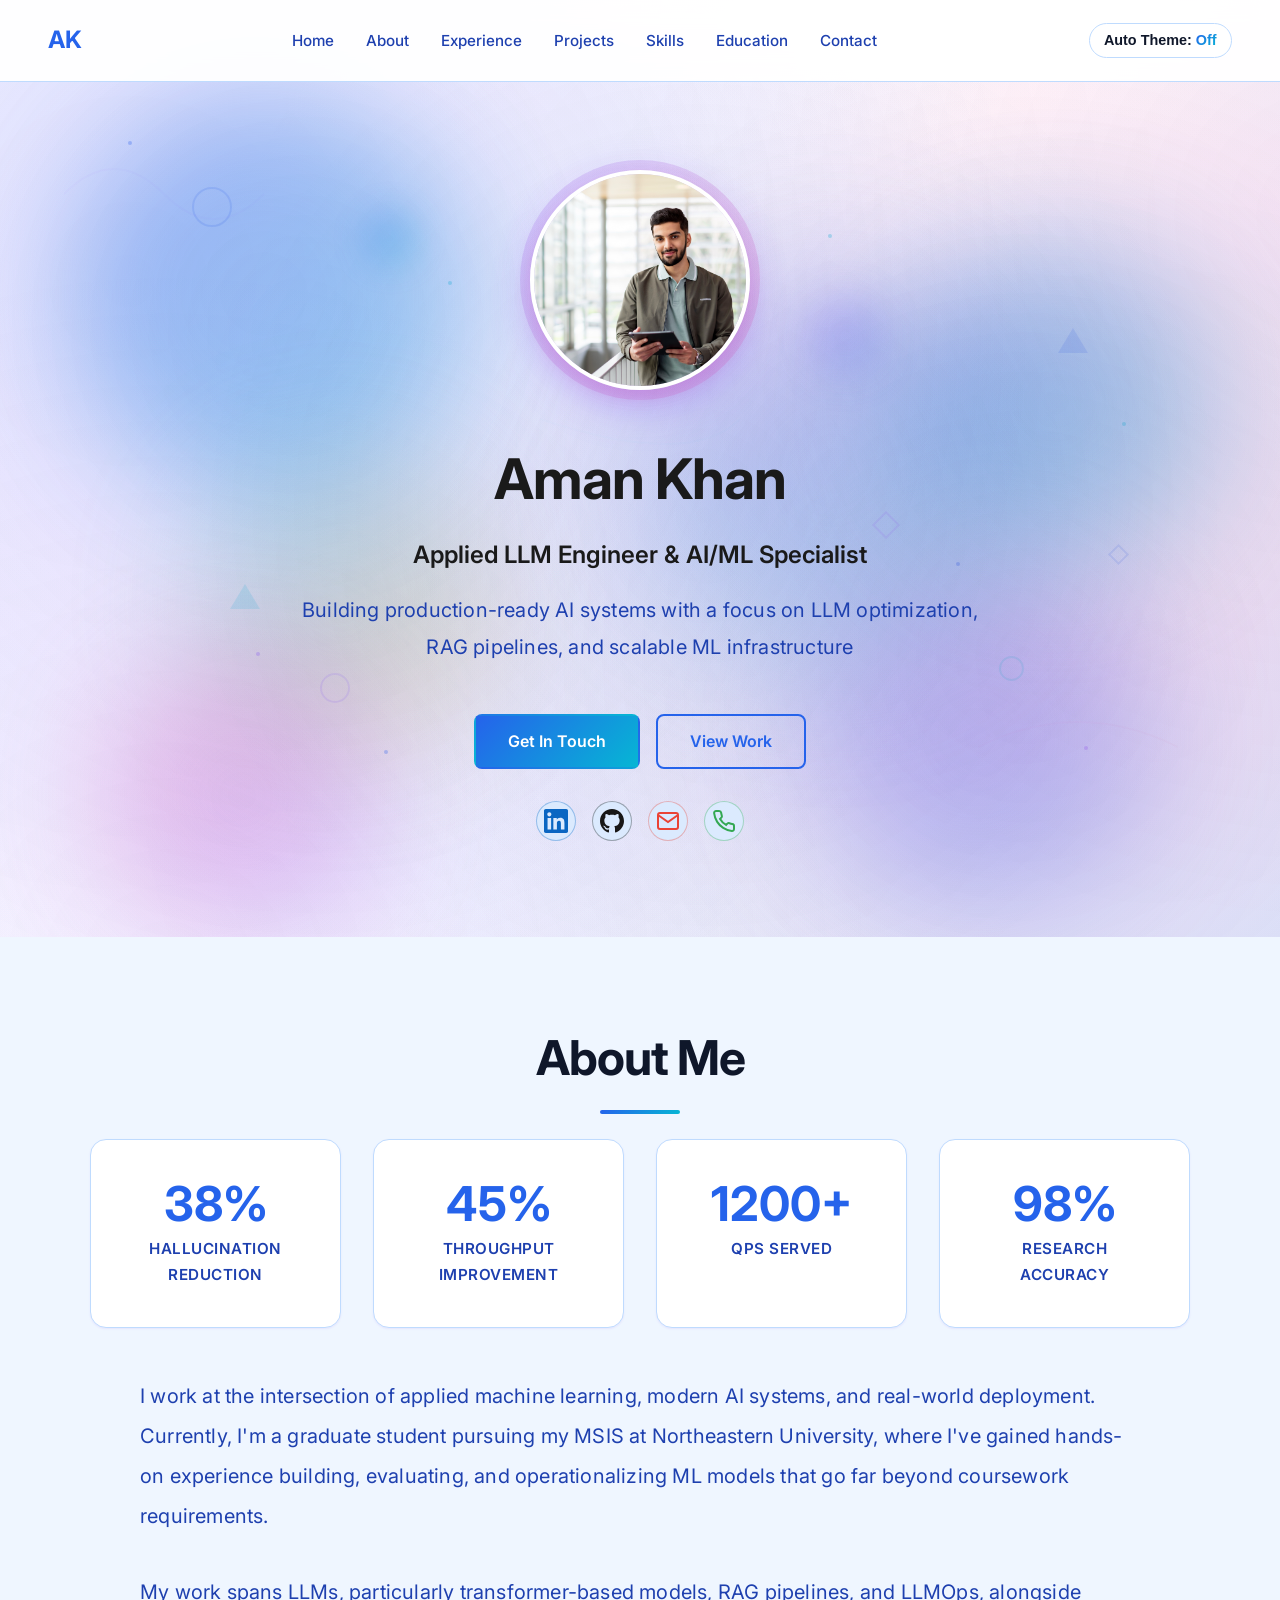
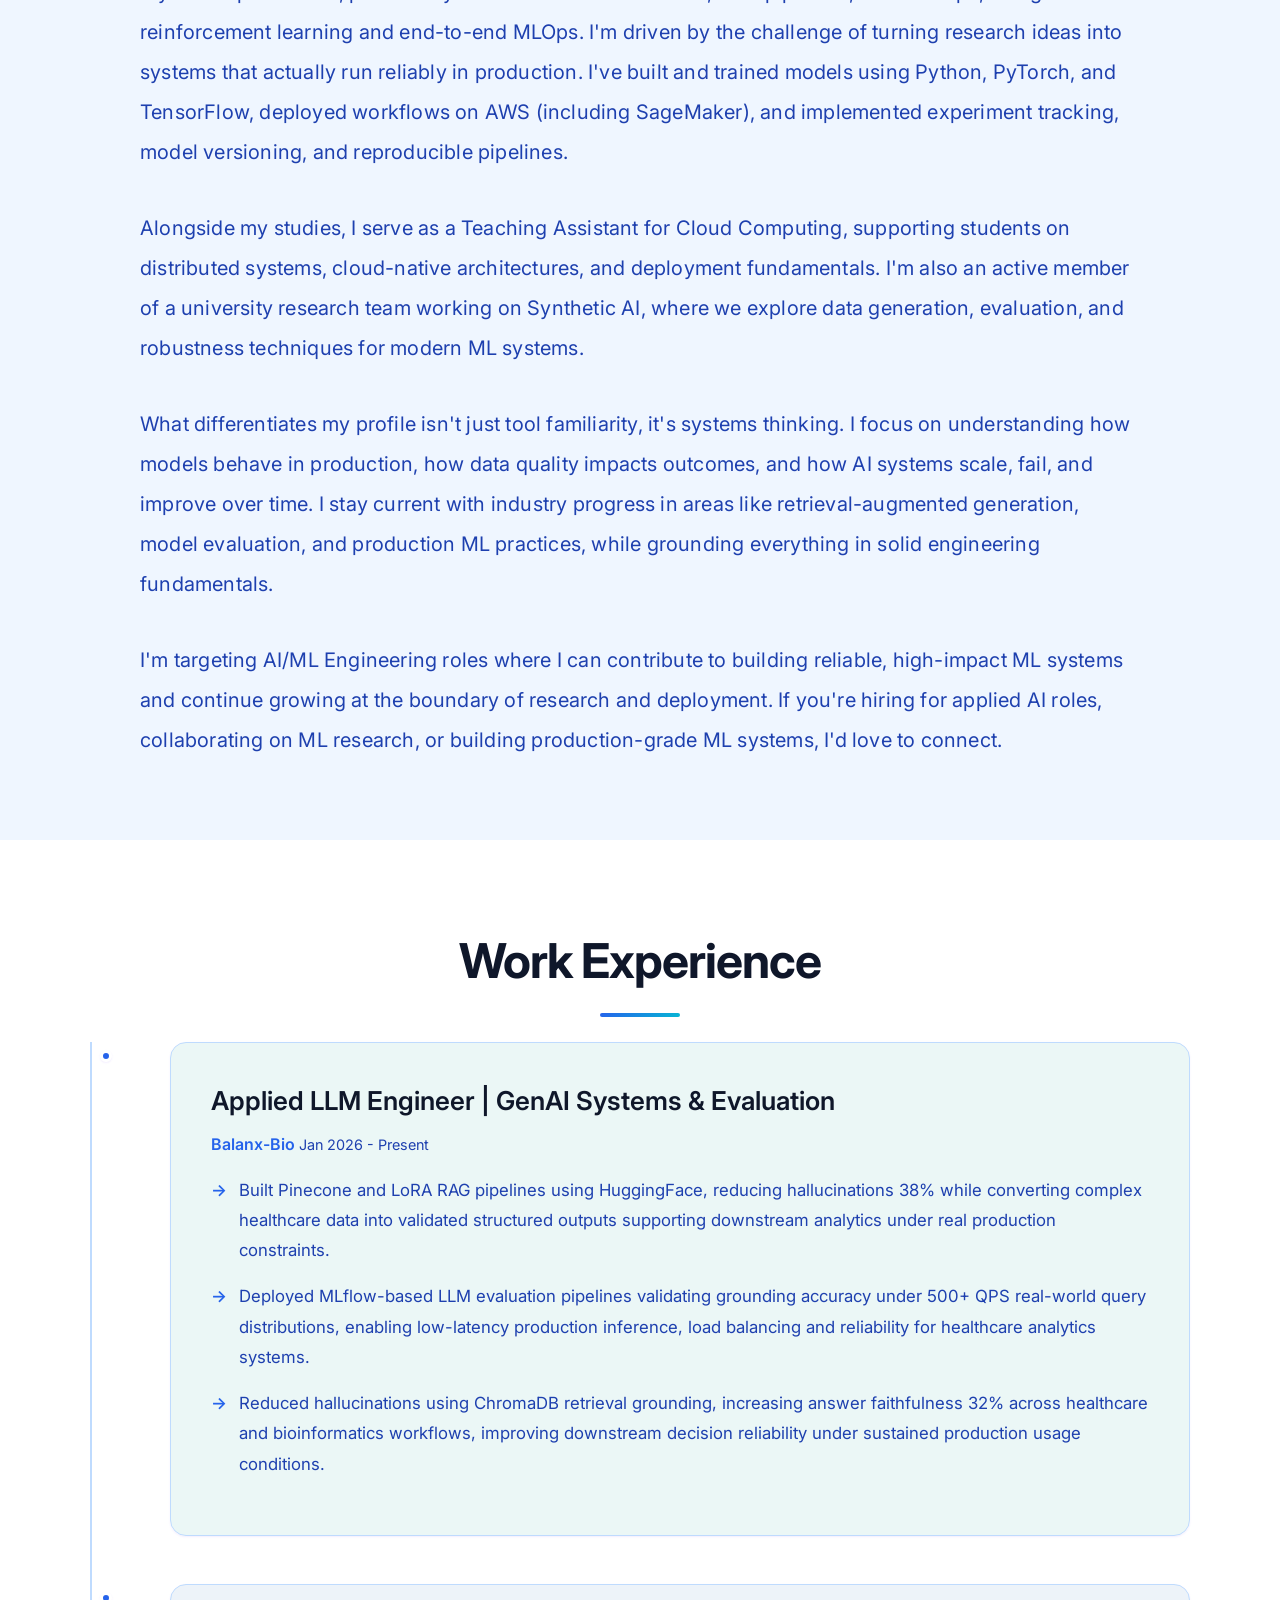
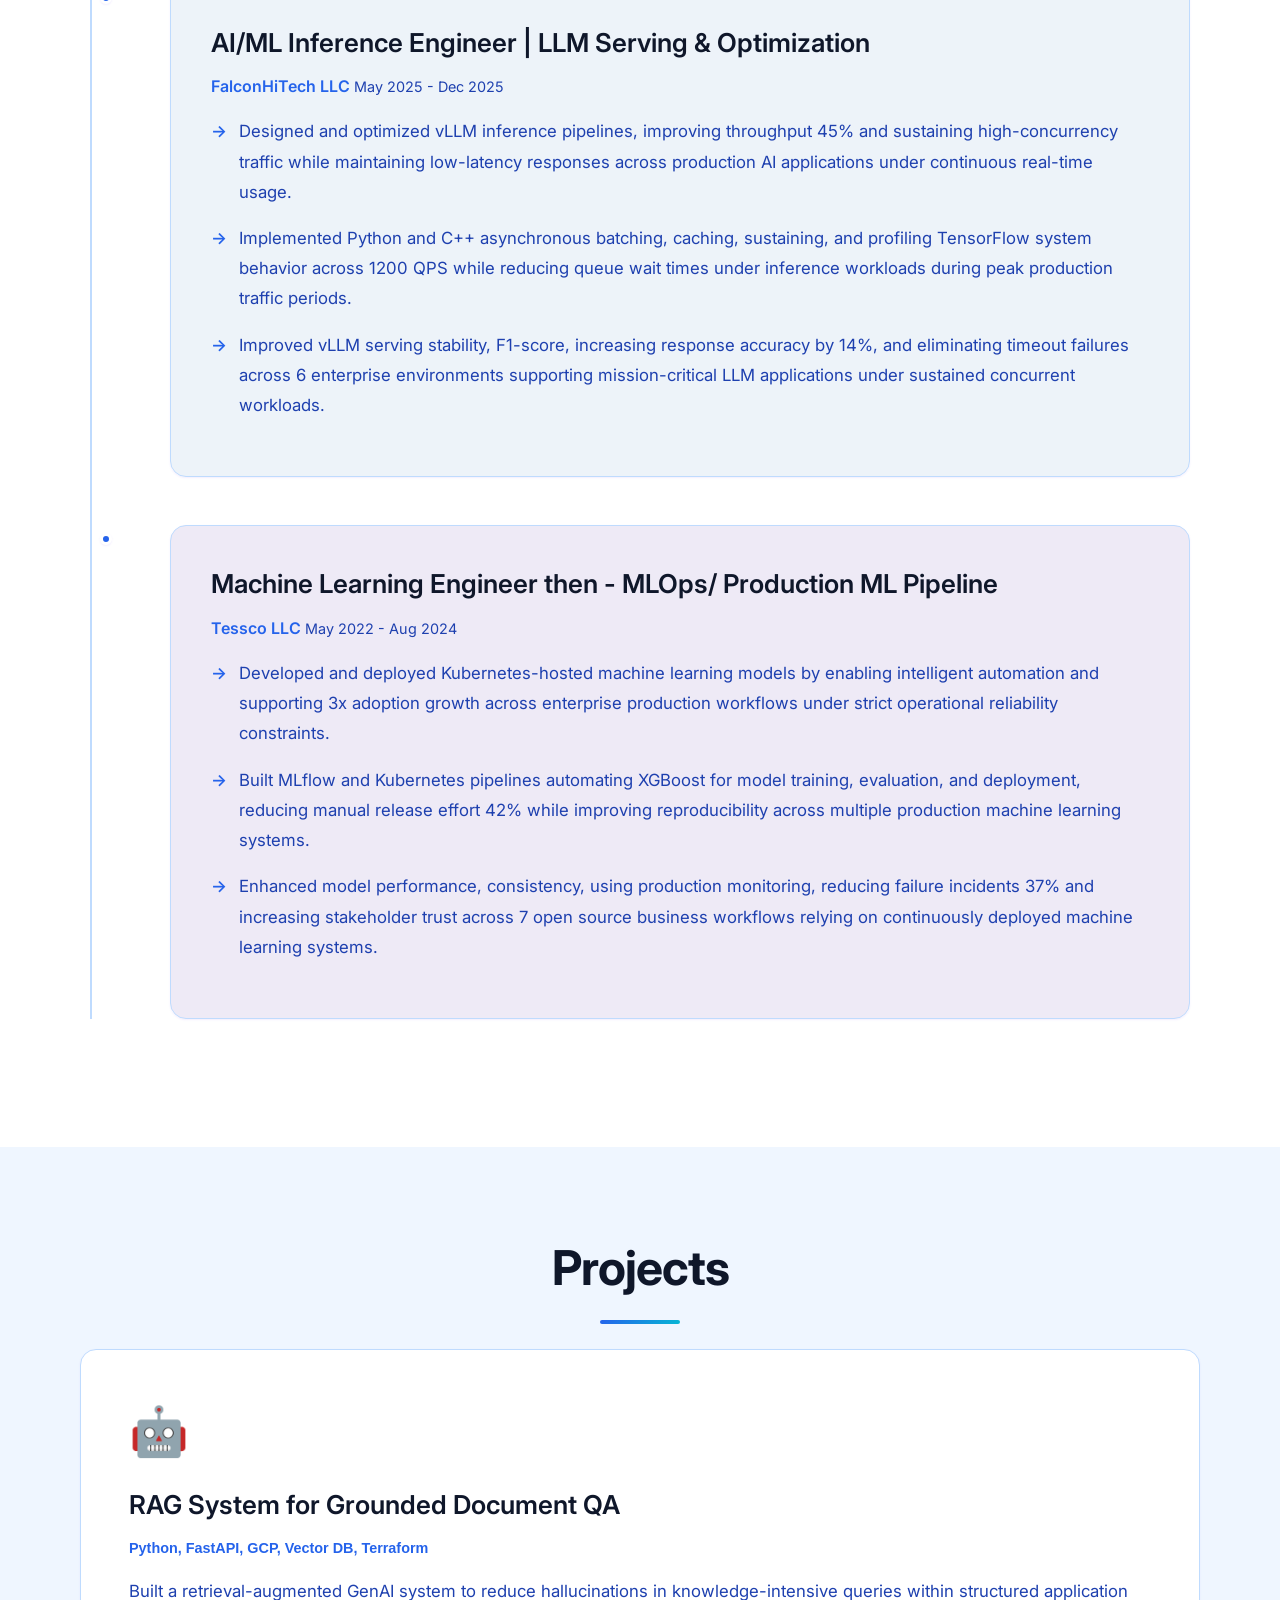
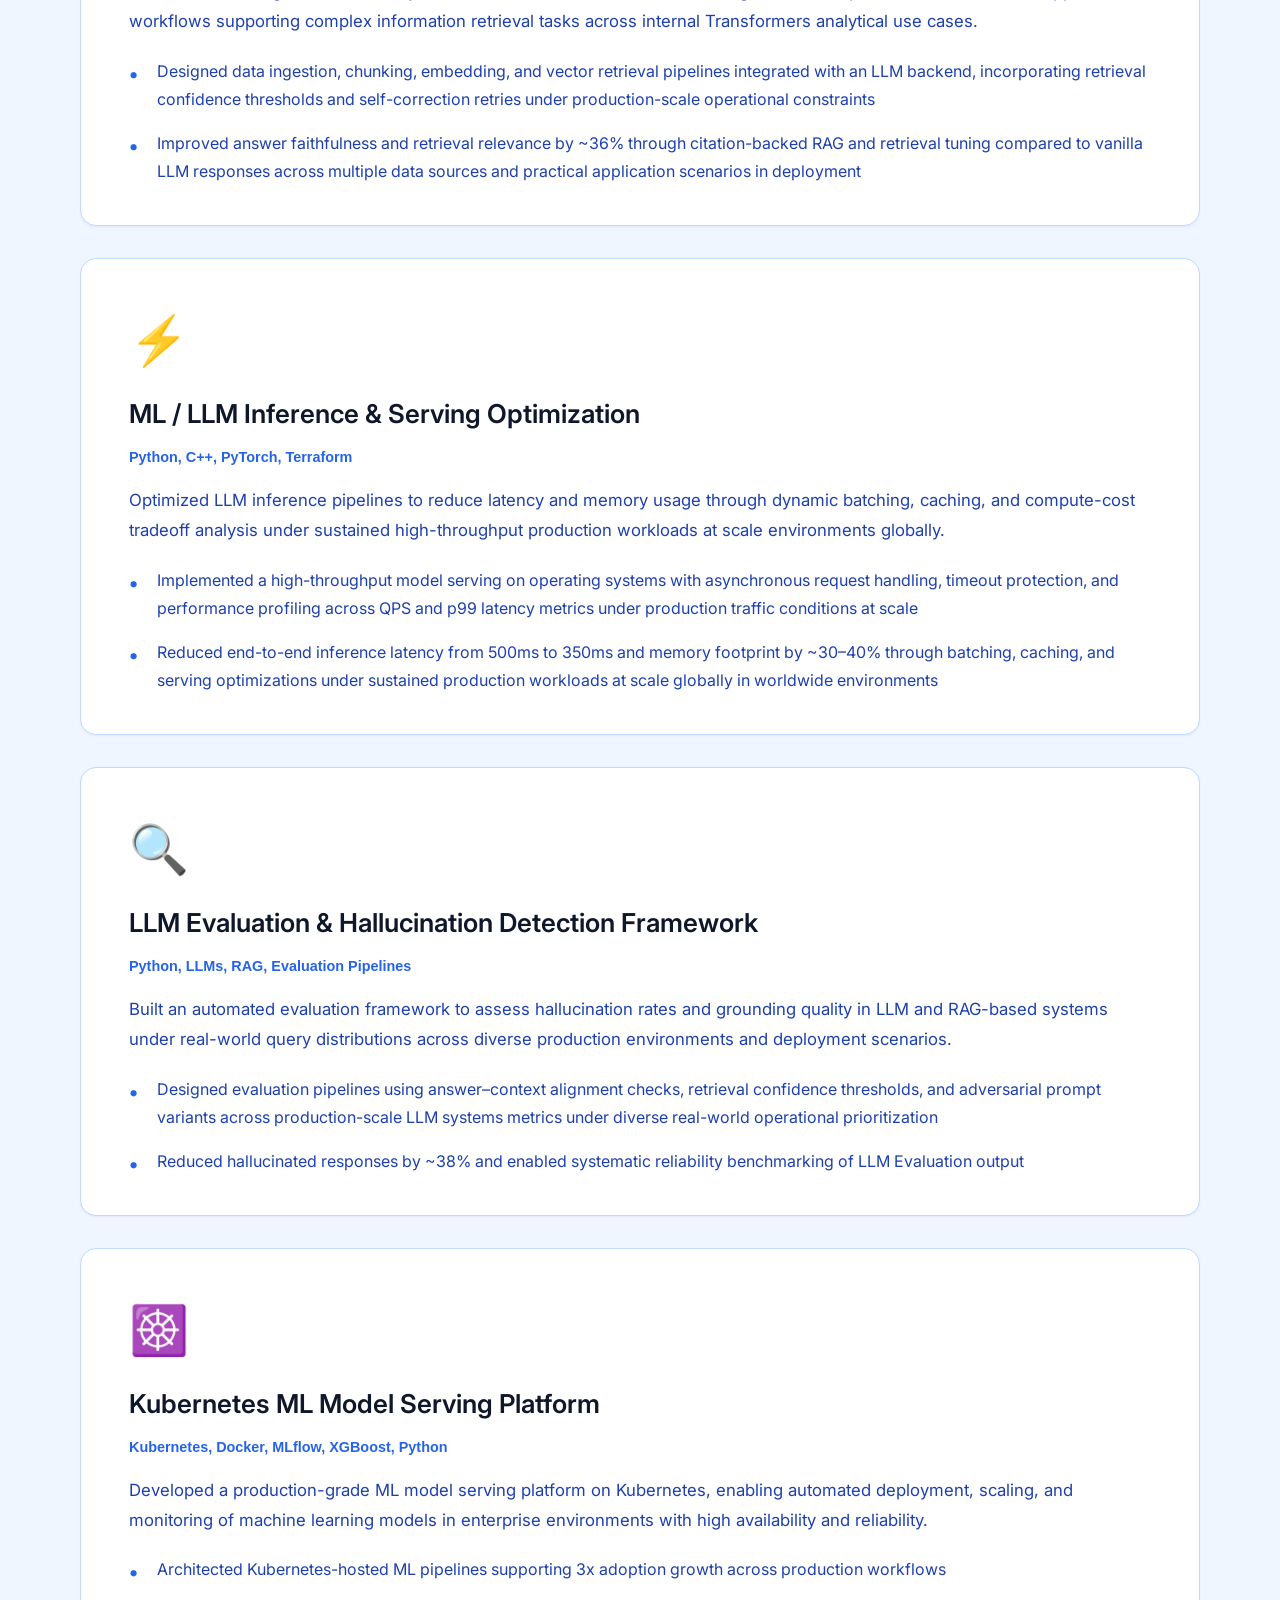
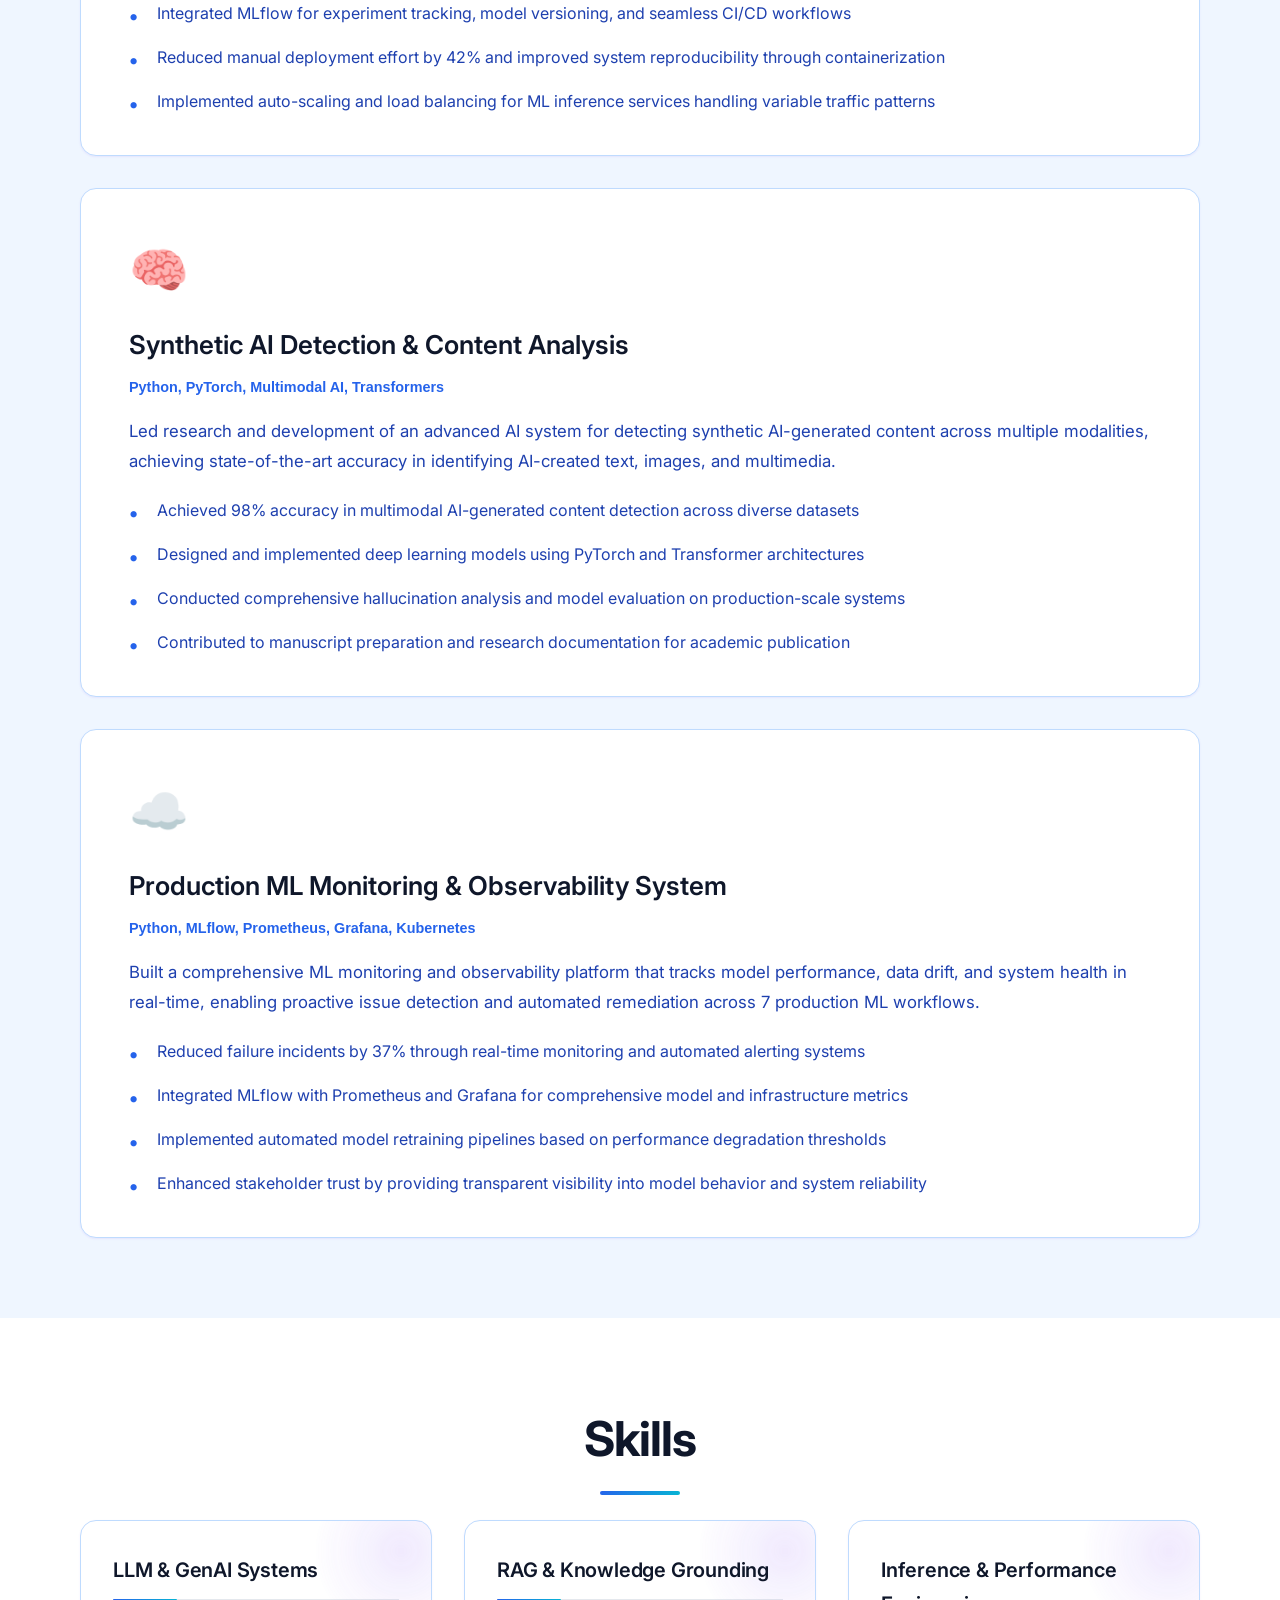
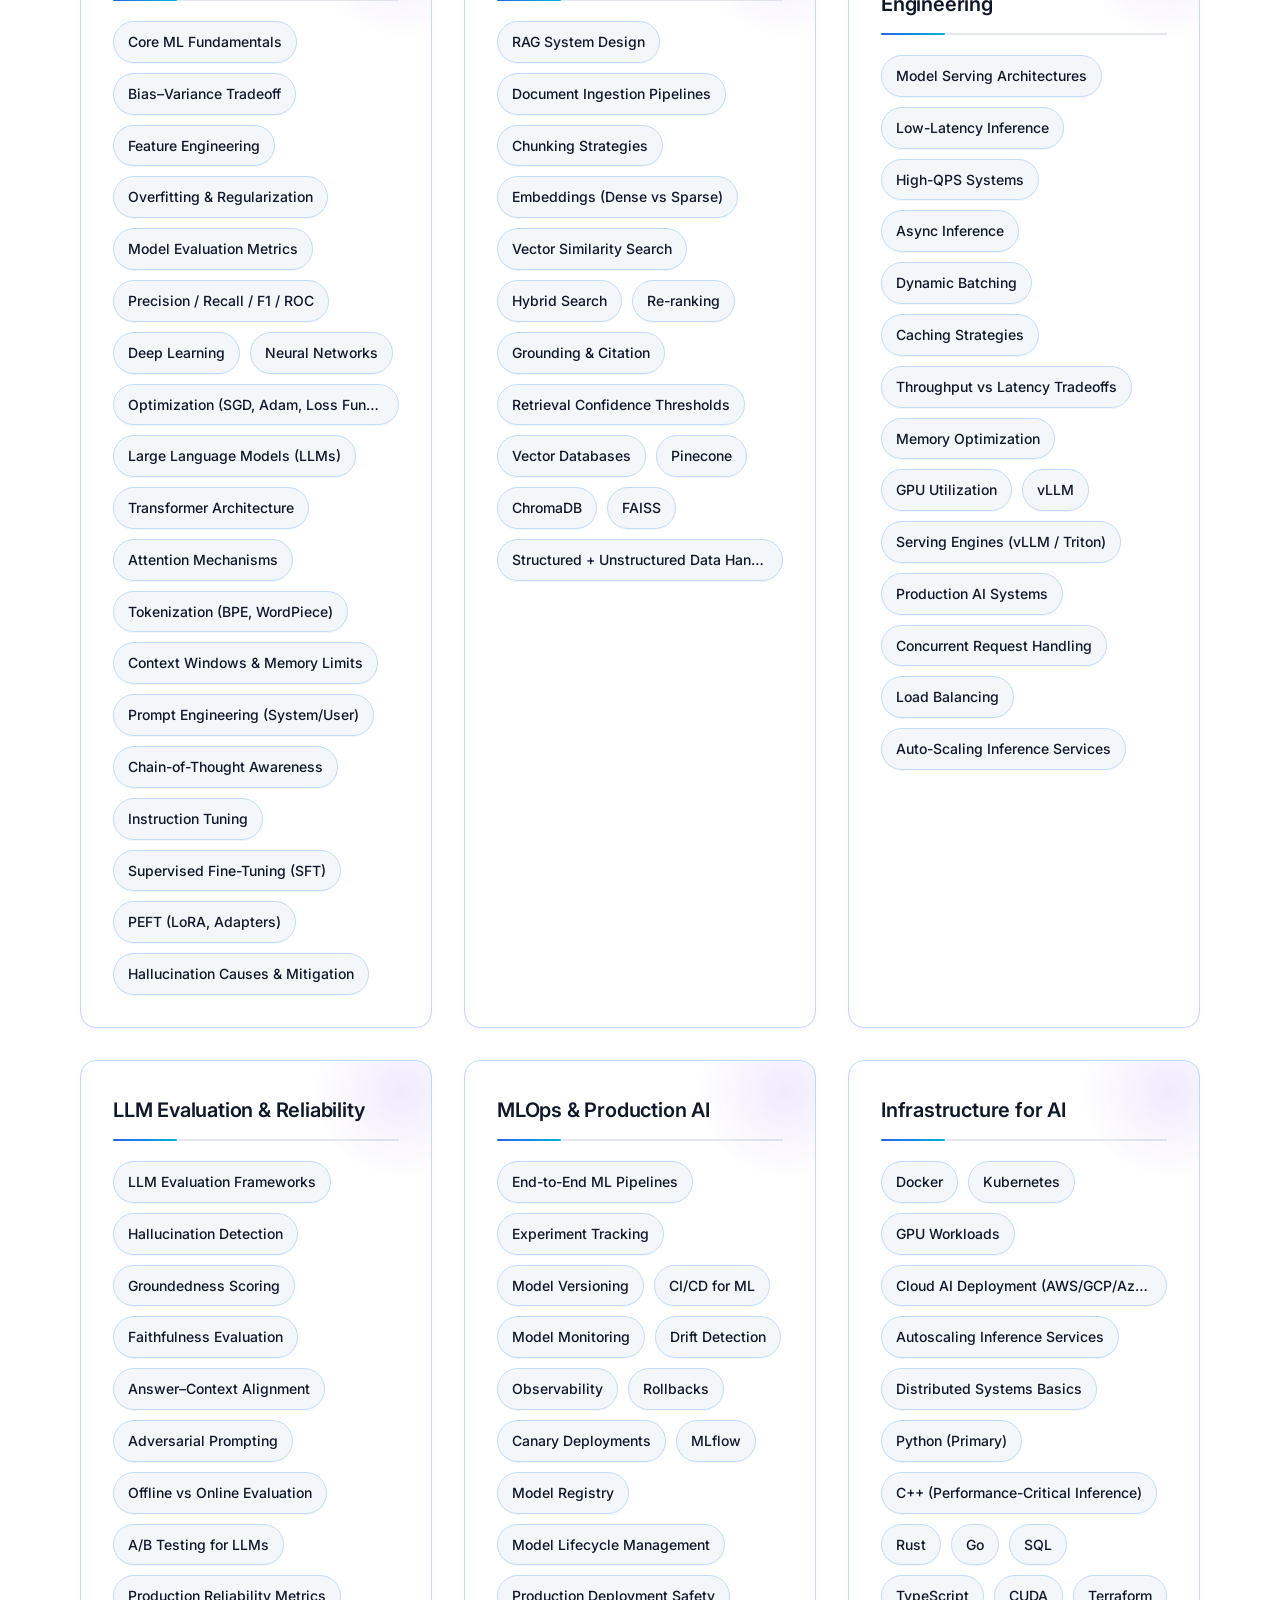
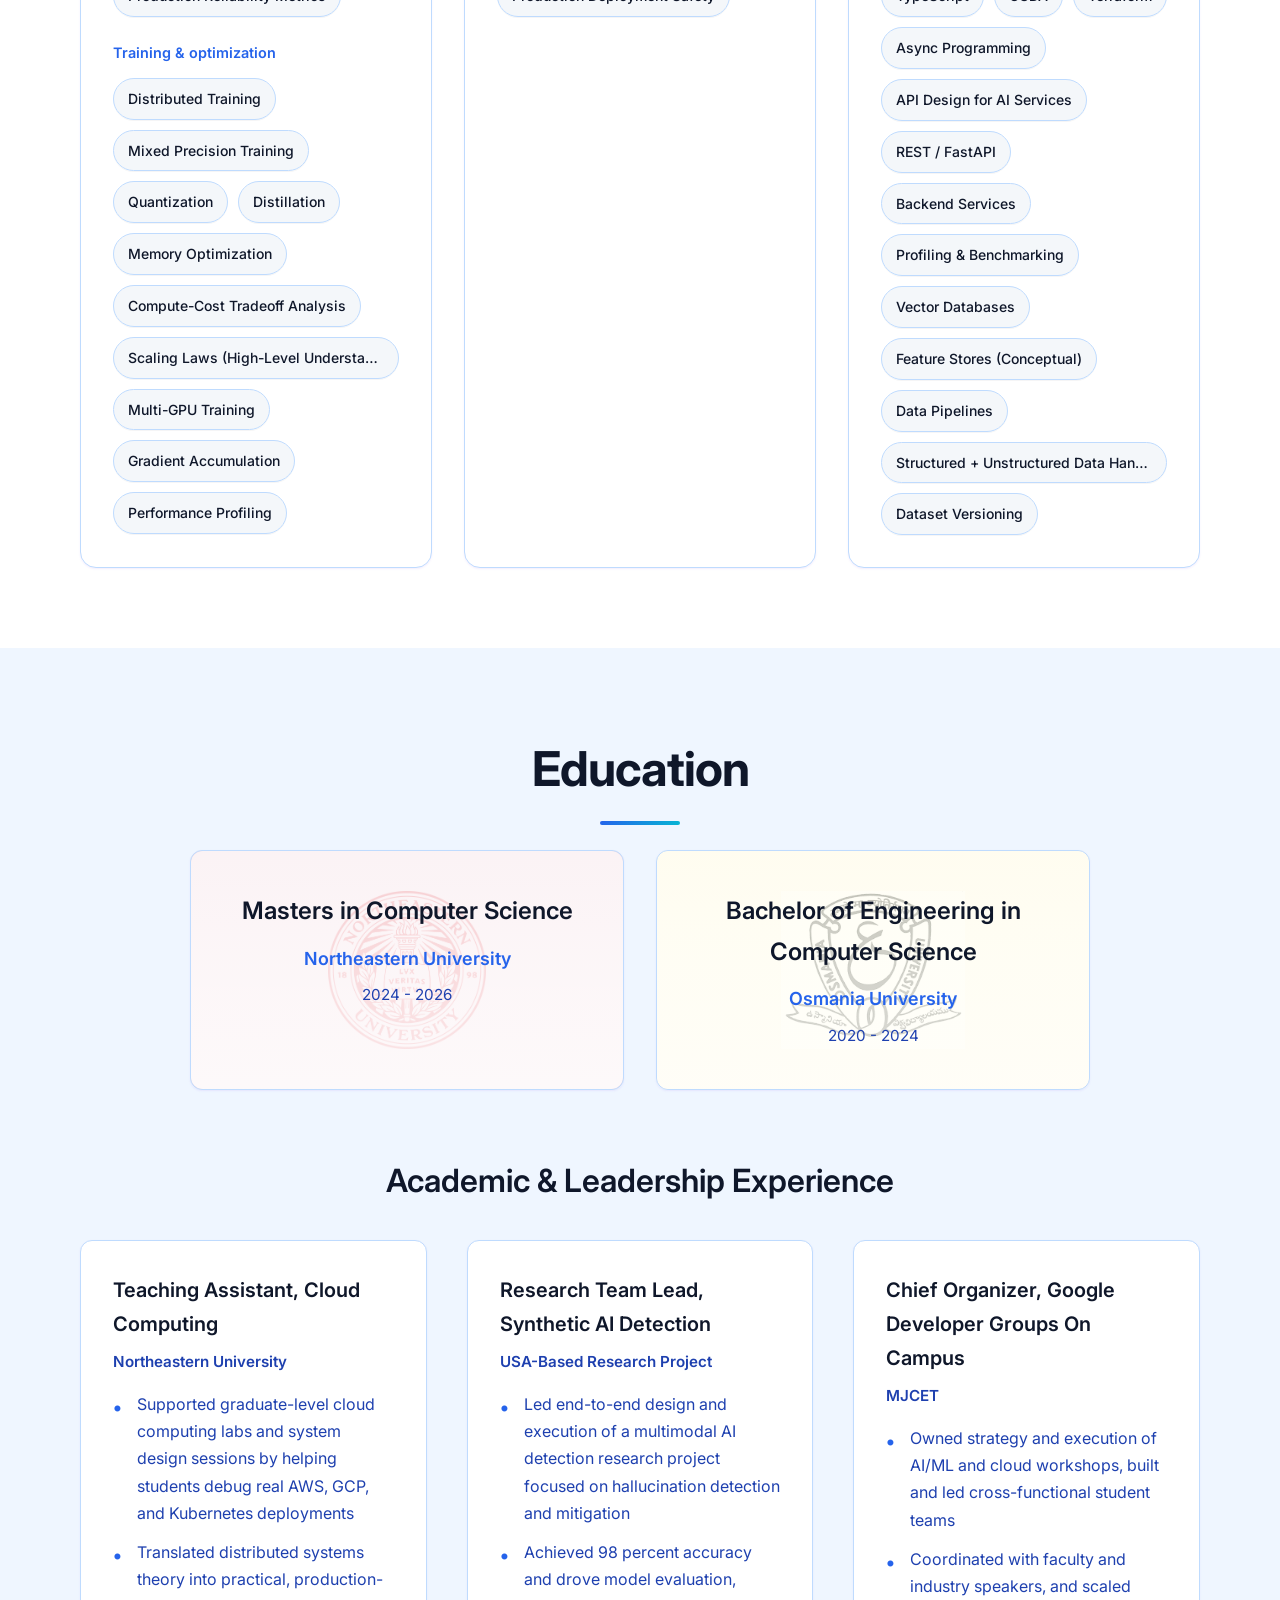
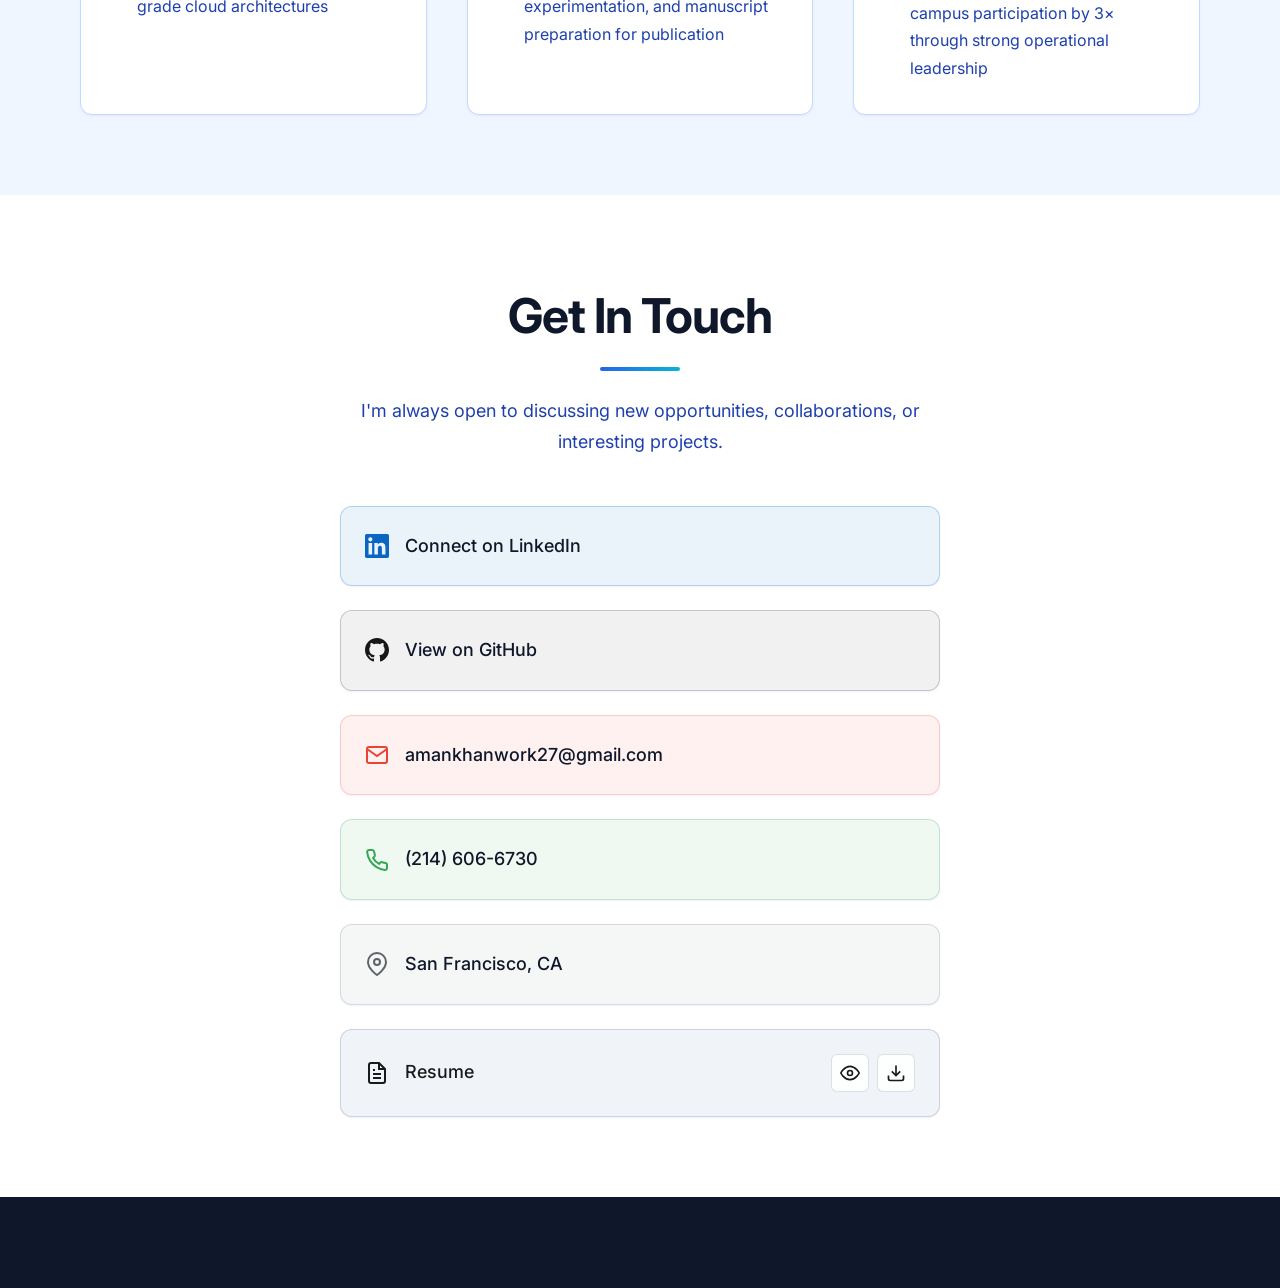
<file: index.html>
<!DOCTYPE html>
<html lang="en">
<head>
    <meta charset="UTF-8">
    <meta name="viewport" content="width=device-width, initial-scale=1.0, viewport-fit=cover">
    <meta name="description" content="Aman Khan - Applied LLM Engineer & AI/ML Specialist. Expert in Large Language Models, RAG pipelines, MLOps, and production AI systems. Reduced hallucinations by 38%, improved throughput by 45%.">
    <meta name="keywords" content="Aman Khan, LLM Engineer, AI/ML Specialist, Applied LLM Engineer, RAG, MLOps, Python, PyTorch, TensorFlow, Machine Learning, Deep Learning, Kubernetes, Production AI">
    <meta name="author" content="Aman Khan">
    
    <!-- Open Graph / Facebook -->
    <meta property="og:type" content="website">
    <meta property="og:title" content="Aman Khan | Applied LLM Engineer & AI/ML Specialist">
    <meta property="og:description" content="Building production-ready AI systems with expertise in LLMs, RAG pipelines, and scalable ML infrastructure. Reduced hallucinations by 38%, improved throughput by 45%.">
    <meta property="og:image" content="profile-image.jpeg">
    <meta property="og:url" content="https://www.linkedin.com/in/amankhan27">
    
    <!-- Twitter -->
    <meta property="twitter:card" content="summary_large_image">
    <meta property="twitter:title" content="Aman Khan | Applied LLM Engineer & AI/ML Specialist">
    <meta property="twitter:description" content="Building production-ready AI systems with expertise in LLMs, RAG pipelines, and scalable ML infrastructure.">
    <meta property="twitter:image" content="profile-image.jpeg">
    
    <title>Aman Khan | Applied LLM Engineer & AI/ML Specialist Portfolio</title>
    <link rel="stylesheet" href="styles.css">
    <link rel="preconnect" href="https://fonts.googleapis.com">
    <link rel="preconnect" href="https://fonts.gstatic.com" crossorigin>
    <link href="https://fonts.googleapis.com/css2?family=Inter:wght@300;400;500;600;700&display=swap" rel="stylesheet">
</head>
<body>
    <!-- Navigation -->
    <nav class="navbar">
        <div class="nav-container">
            <div class="nav-logo">AK</div>
            <ul class="nav-menu">
                <li><a href="#home" class="nav-link">Home</a></li>
                <li><a href="#about" class="nav-link">About</a></li>
                <li><a href="#experience" class="nav-link">Experience</a></li>
                <li><a href="#projects" class="nav-link">Projects</a></li>
                <li><a href="#skills" class="nav-link">Skills</a></li>
                <li><a href="#education" class="nav-link">Education</a></li>
                <li><a href="#contact" class="nav-link">Contact</a></li>
            </ul>
            <button class="theme-toggle" id="theme-toggle" type="button" aria-label="Toggle automatic theme">
                Auto Theme: <span id="theme-toggle-state">Off</span>
            </button>
            <div class="hamburger">
                <span></span>
                <span></span>
                <span></span>
            </div>
        </div>
    </nav>

    <!-- Hero Section -->
    <section id="home" class="hero">
        <div class="hero-background-animation">
            <div class="floating-shape shape-1"></div>
            <div class="floating-shape shape-2"></div>
            <div class="floating-shape shape-3"></div>
            <div class="floating-shape shape-4"></div>
            <div class="floating-shape shape-5"></div>
            <div class="floating-shape shape-6"></div>
            
            <!-- Minimalist Geometric Shapes -->
            <div class="minimalist-shape circle-shape circle-1"></div>
            <div class="minimalist-shape circle-shape circle-2"></div>
            <div class="minimalist-shape circle-shape circle-3"></div>
            <div class="minimalist-shape triangle-shape triangle-1"></div>
            <div class="minimalist-shape triangle-shape triangle-2"></div>
            <div class="minimalist-shape square-shape square-1"></div>
            <div class="minimalist-shape square-shape square-2"></div>
            
            <!-- Animated Particles -->
            <div class="particle particle-1"></div>
            <div class="particle particle-2"></div>
            <div class="particle particle-3"></div>
            <div class="particle particle-4"></div>
            <div class="particle particle-5"></div>
            <div class="particle particle-6"></div>
            <div class="particle particle-7"></div>
            <div class="particle particle-8"></div>
            
            <!-- Animated Lines -->
            <svg class="animated-line line-1" viewBox="0 0 200 200" preserveAspectRatio="none">
                <path d="M0,100 Q50,50 100,100 T200,100" stroke="rgba(139, 92, 246, 0.15)" stroke-width="2" fill="none"/>
            </svg>
            <svg class="animated-line line-2" viewBox="0 0 200 200" preserveAspectRatio="none">
                <path d="M0,150 Q100,100 200,150" stroke="rgba(236, 72, 153, 0.12)" stroke-width="2" fill="none"/>
            </svg>
            <svg class="animated-line line-3" viewBox="0 0 200 200" preserveAspectRatio="none">
                <path d="M0,50 Q150,100 200,50" stroke="rgba(6, 182, 212, 0.1)" stroke-width="2" fill="none"/>
            </svg>
        </div>
        <div class="hero-container">
            <div class="hero-content">
                <div class="hero-image">
                    <div class="image-container">
                        <img src="profile-image.jpeg" alt="Aman Khan" id="profile-img" onerror="this.style.display='none'; this.nextElementSibling.style.display='flex';">
                        <div class="image-placeholder" style="display: none;">
                            <span class="initials">AK</span>
                        </div>
                    </div>
                </div>
                <h1 class="hero-name">Aman Khan</h1>
                <p class="hero-title">Applied LLM Engineer & AI/ML Specialist</p>
                <p class="hero-description">Building production-ready AI systems with a focus on LLM optimization, RAG pipelines, and scalable ML infrastructure</p>
                <div class="hero-links">
                    <a href="mailto:amankhanwork27@gmail.com" class="btn btn-primary">Get In Touch</a>
                    <a href="#projects" class="btn btn-secondary">View Work</a>
                </div>
                <div class="social-links">
                    <a href="https://www.linkedin.com/in/amankhan27" target="_blank" rel="noopener noreferrer" class="social-icon social-icon--linkedin" aria-label="LinkedIn">
                        <svg width="24" height="24" viewBox="0 0 24 24" fill="currentColor">
                            <path d="M20.447 20.452h-3.554v-5.569c0-1.328-.027-3.037-1.852-3.037-1.853 0-2.136 1.445-2.136 2.939v5.667H9.351V9h3.414v1.561h.046c.477-.9 1.637-1.85 3.37-1.85 3.601 0 4.267 2.37 4.267 5.455v6.286zM5.337 7.433c-1.144 0-2.063-.926-2.063-2.065 0-1.138.92-2.063 2.063-2.063 1.14 0 2.064.925 2.064 2.063 0 1.139-.925 2.065-2.064 2.065zm1.782 13.019H3.555V9h3.564v11.452zM22.225 0H1.771C.792 0 0 .774 0 1.729v20.542C0 23.227.792 24 1.771 24h20.451C23.2 24 24 23.227 24 22.271V1.729C24 .774 23.2 0 22.222 0h.003z"/>
                        </svg>
                    </a>
                    <a href="https://github.com/Amankhan2370" target="_blank" rel="noopener noreferrer" class="social-icon social-icon--github" aria-label="GitHub">
                        <svg width="24" height="24" viewBox="0 0 24 24" fill="currentColor">
                            <path d="M12 0c-6.626 0-12 5.373-12 12 0 5.302 3.438 9.8 8.207 11.387.599.111.793-.261.793-.577v-2.234c-3.338.726-4.033-1.416-4.033-1.416-.546-1.387-1.333-1.756-1.333-1.756-1.089-.745.083-.729.083-.729 1.205.084 1.839 1.237 1.839 1.237 1.07 1.834 2.807 1.304 3.492.997.107-.775.418-1.305.762-1.604-2.665-.305-5.467-1.334-5.467-5.931 0-1.311.469-2.381 1.236-3.221-.124-.303-.535-1.524.117-3.176 0 0 1.008-.322 3.301 1.23.957-.266 1.983-.399 3.003-.404 1.02.005 2.047.138 3.006.404 2.291-1.552 3.297-1.23 3.297-1.23.653 1.653.242 2.874.118 3.176.77.84 1.235 1.911 1.235 3.221 0 4.609-2.807 5.624-5.479 5.921.43.372.823 1.102.823 2.222v3.293c0 .319.192.694.801.576 4.765-1.589 8.199-6.086 8.199-11.386 0-6.627-5.373-12-12-12z"/>
                        </svg>
                    </a>
                    <a href="mailto:amankhanwork27@gmail.com" class="social-icon social-icon--email" aria-label="Email">
                        <svg width="24" height="24" viewBox="0 0 24 24" fill="none" stroke="currentColor" stroke-width="2">
                            <path d="M4 4h16c1.1 0 2 .9 2 2v12c0 1.1-.9 2-2 2H4c-1.1 0-2-.9-2-2V6c0-1.1.9-2 2-2z"></path>
                            <polyline points="22,6 12,13 2,6"></polyline>
                        </svg>
                    </a>
                    <a href="tel:+12146066730" class="social-icon social-icon--phone" aria-label="Phone">
                        <svg width="24" height="24" viewBox="0 0 24 24" fill="none" stroke="currentColor" stroke-width="2">
                            <path d="M22 16.92v3a2 2 0 0 1-2.18 2 19.79 19.79 0 0 1-8.63-3.07 19.5 19.5 0 0 1-6-6 19.79 19.79 0 0 1-3.07-8.67A2 2 0 0 1 4.11 2h3a2 2 0 0 1 2 1.72 12.84 12.84 0 0 0 .7 2.81 2 2 0 0 1-.45 2.11L8.09 9.91a16 16 0 0 0 6 6l1.27-1.27a2 2 0 0 1 2.11-.45 12.84 12.84 0 0 0 2.81.7A2 2 0 0 1 22 16.92z"></path>
                        </svg>
                    </a>
                </div>
            </div>
        </div>
    </section>

    <!-- About Section -->
    <section id="about" class="about">
        <div class="container">
            <h2 class="section-title">About Me</h2>
            <div class="about-content">
                <div class="about-stats">
                    <div class="stat-item">
                        <div class="stat-number">38%</div>
                        <div class="stat-label">Hallucination Reduction</div>
                    </div>
                    <div class="stat-item">
                        <div class="stat-number">45%</div>
                        <div class="stat-label">Throughput Improvement</div>
                    </div>
                    <div class="stat-item">
                        <div class="stat-number">1200+</div>
                        <div class="stat-label">QPS Served</div>
                    </div>
                    <div class="stat-item">
                        <div class="stat-number">98%</div>
                        <div class="stat-label">Research Accuracy</div>
                    </div>
                </div>
                <div class="about-main">
                    <p class="about-text">
                        I work at the intersection of applied machine learning, modern AI systems, and real-world deployment. Currently, I'm a graduate student pursuing my MSIS at Northeastern University, where I've gained hands-on experience building, evaluating, and operationalizing ML models that go far beyond coursework requirements.
                    </p>
                    <p class="about-text">
                        My work spans LLMs, particularly transformer-based models, RAG pipelines, and LLMOps, alongside reinforcement learning and end-to-end MLOps. I'm driven by the challenge of turning research ideas into systems that actually run reliably in production. I've built and trained models using Python, PyTorch, and TensorFlow, deployed workflows on AWS (including SageMaker), and implemented experiment tracking, model versioning, and reproducible pipelines.
                    </p>
                    <p class="about-text">
                        Alongside my studies, I serve as a Teaching Assistant for Cloud Computing, supporting students on distributed systems, cloud-native architectures, and deployment fundamentals. I'm also an active member of a university research team working on Synthetic AI, where we explore data generation, evaluation, and robustness techniques for modern ML systems.
                    </p>
                    <p class="about-text">
                        What differentiates my profile isn't just tool familiarity, it's systems thinking. I focus on understanding how models behave in production, how data quality impacts outcomes, and how AI systems scale, fail, and improve over time. I stay current with industry progress in areas like retrieval-augmented generation, model evaluation, and production ML practices, while grounding everything in solid engineering fundamentals.
                    </p>
                    <p class="about-text">
                        I'm targeting AI/ML Engineering roles where I can contribute to building reliable, high-impact ML systems and continue growing at the boundary of research and deployment. If you're hiring for applied AI roles, collaborating on ML research, or building production-grade ML systems, I'd love to connect.
                    </p>
                </div>
            </div>
        </div>
    </section>

    <!-- Experience Section -->
    <section id="experience" class="experience">
        <div class="container">
            <h2 class="section-title">Work Experience</h2>
            <div class="timeline">
                <div class="timeline-item">
                    <div class="timeline-marker"></div>
                    <div class="timeline-content timeline-content--balanx">
                        <div class="timeline-header">
                            <h3>Applied LLM Engineer | GenAI Systems & Evaluation</h3>
                            <span class="company">Balanx-Bio</span>
                            <span class="date">Jan 2026 - Present</span>
                        </div>
                        <ul class="timeline-description">
                            <li>Built Pinecone and LoRA RAG pipelines using HuggingFace, reducing hallucinations 38% while converting complex healthcare data into validated structured outputs supporting downstream analytics under real production constraints.</li>
                            <li>Deployed MLflow-based LLM evaluation pipelines validating grounding accuracy under 500+ QPS real-world query distributions, enabling low-latency production inference, load balancing and reliability for healthcare analytics systems.</li>
                            <li>Reduced hallucinations using ChromaDB retrieval grounding, increasing answer faithfulness 32% across healthcare and bioinformatics workflows, improving downstream decision reliability under sustained production usage conditions.</li>
                        </ul>
                    </div>
                </div>

                <div class="timeline-item">
                    <div class="timeline-marker"></div>
                    <div class="timeline-content timeline-content--falcon">
                        <div class="timeline-header">
                            <h3>AI/ML Inference Engineer | LLM Serving & Optimization</h3>
                            <span class="company">FalconHiTech LLC</span>
                            <span class="date">May 2025 - Dec 2025</span>
                        </div>
                        <ul class="timeline-description">
                            <li>Designed and optimized vLLM inference pipelines, improving throughput 45% and sustaining high-concurrency traffic while maintaining low-latency responses across production AI applications under continuous real-time usage.</li>
                            <li>Implemented Python and C++ asynchronous batching, caching, sustaining, and profiling TensorFlow system behavior across 1200 QPS while reducing queue wait times under inference workloads during peak production traffic periods.</li>
                            <li>Improved vLLM serving stability, F1-score, increasing response accuracy by 14%, and eliminating timeout failures across 6 enterprise environments supporting mission-critical LLM applications under sustained concurrent workloads.</li>
                        </ul>
                    </div>
                </div>

                <div class="timeline-item">
                    <div class="timeline-marker"></div>
                    <div class="timeline-content timeline-content--tessco">
                        <div class="timeline-header">
                            <h3 class="timeline-role-one-line">Machine Learning Engineer then - MLOps/ Production ML Pipeline</h3>
                            <span class="company">Tessco LLC</span>
                            <span class="date">May 2022 - Aug 2024</span>
                        </div>
                        <ul class="timeline-description">
                            <li>Developed and deployed Kubernetes-hosted machine learning models by enabling intelligent automation and supporting 3x adoption growth across enterprise production workflows under strict operational reliability constraints.</li>
                            <li>Built MLflow and Kubernetes pipelines automating XGBoost for model training, evaluation, and deployment, reducing manual release effort 42% while improving reproducibility across multiple production machine learning systems.</li>
                            <li>Enhanced model performance, consistency, using production monitoring, reducing failure incidents 37% and increasing stakeholder trust across 7 open source business workflows relying on continuously deployed machine learning systems.</li>
                        </ul>
                    </div>
                </div>
            </div>
        </div>
    </section>

    <!-- Projects Section -->
    <section id="projects" class="projects">
        <div class="container">
            <h2 class="section-title">Projects</h2>
            <div class="projects-grid">
                <div class="project-card">
                    <div class="project-icon">🤖</div>
                    <h3>RAG System for Grounded Document QA</h3>
                    <p class="project-tech">Python, FastAPI, GCP, Vector DB, Terraform</p>
                    <p class="project-description">Built a retrieval-augmented GenAI system to reduce hallucinations in knowledge-intensive queries within structured application workflows supporting complex information retrieval tasks across internal Transformers analytical use cases.</p>
                    <ul class="project-features">
                        <li>Designed data ingestion, chunking, embedding, and vector retrieval pipelines integrated with an LLM backend, incorporating retrieval confidence thresholds and self-correction retries under production-scale operational constraints</li>
                        <li>Improved answer faithfulness and retrieval relevance by ~36% through citation-backed RAG and retrieval tuning compared to vanilla LLM responses across multiple data sources and practical application scenarios in deployment</li>
                    </ul>
                </div>

                <div class="project-card">
                    <div class="project-icon">⚡</div>
                    <h3>ML / LLM Inference & Serving Optimization</h3>
                    <p class="project-tech">Python, C++, PyTorch, Terraform</p>
                    <p class="project-description">Optimized LLM inference pipelines to reduce latency and memory usage through dynamic batching, caching, and compute-cost tradeoff analysis under sustained high-throughput production workloads at scale environments globally.</p>
                    <ul class="project-features">
                        <li>Implemented a high-throughput model serving on operating systems with asynchronous request handling, timeout protection, and performance profiling across QPS and p99 latency metrics under production traffic conditions at scale</li>
                        <li>Reduced end-to-end inference latency from 500ms to 350ms and memory footprint by ~30–40% through batching, caching, and serving optimizations under sustained production workloads at scale globally in worldwide environments</li>
                    </ul>
                </div>

                <div class="project-card">
                    <div class="project-icon">🔍</div>
                    <h3>LLM Evaluation & Hallucination Detection Framework</h3>
                    <p class="project-tech">Python, LLMs, RAG, Evaluation Pipelines</p>
                    <p class="project-description">Built an automated evaluation framework to assess hallucination rates and grounding quality in LLM and RAG-based systems under real-world query distributions across diverse production environments and deployment scenarios.</p>
                    <ul class="project-features">
                        <li>Designed evaluation pipelines using answer–context alignment checks, retrieval confidence thresholds, and adversarial prompt variants across production-scale LLM systems metrics under diverse real-world operational prioritization</li>
                        <li>Reduced hallucinated responses by ~38% and enabled systematic reliability benchmarking of LLM Evaluation output</li>
                    </ul>
                </div>

                <div class="project-card">
                    <div class="project-icon">☸️</div>
                    <h3>Kubernetes ML Model Serving Platform</h3>
                    <p class="project-tech">Kubernetes, Docker, MLflow, XGBoost, Python</p>
                    <p class="project-description">Developed a production-grade ML model serving platform on Kubernetes, enabling automated deployment, scaling, and monitoring of machine learning models in enterprise environments with high availability and reliability.</p>
                    <ul class="project-features">
                        <li>Architected Kubernetes-hosted ML pipelines supporting 3x adoption growth across production workflows</li>
                        <li>Integrated MLflow for experiment tracking, model versioning, and seamless CI/CD workflows</li>
                        <li>Reduced manual deployment effort by 42% and improved system reproducibility through containerization</li>
                        <li>Implemented auto-scaling and load balancing for ML inference services handling variable traffic patterns</li>
                    </ul>
                </div>

                <div class="project-card">
                    <div class="project-icon">🧠</div>
                    <h3>Synthetic AI Detection & Content Analysis</h3>
                    <p class="project-tech">Python, PyTorch, Multimodal AI, Transformers</p>
                    <p class="project-description">Led research and development of an advanced AI system for detecting synthetic AI-generated content across multiple modalities, achieving state-of-the-art accuracy in identifying AI-created text, images, and multimedia.</p>
                    <ul class="project-features">
                        <li>Achieved 98% accuracy in multimodal AI-generated content detection across diverse datasets</li>
                        <li>Designed and implemented deep learning models using PyTorch and Transformer architectures</li>
                        <li>Conducted comprehensive hallucination analysis and model evaluation on production-scale systems</li>
                        <li>Contributed to manuscript preparation and research documentation for academic publication</li>
                    </ul>
                </div>

                <div class="project-card">
                    <div class="project-icon">☁️</div>
                    <h3>Production ML Monitoring & Observability System</h3>
                    <p class="project-tech">Python, MLflow, Prometheus, Grafana, Kubernetes</p>
                    <p class="project-description">Built a comprehensive ML monitoring and observability platform that tracks model performance, data drift, and system health in real-time, enabling proactive issue detection and automated remediation across 7 production ML workflows.</p>
                    <ul class="project-features">
                        <li>Reduced failure incidents by 37% through real-time monitoring and automated alerting systems</li>
                        <li>Integrated MLflow with Prometheus and Grafana for comprehensive model and infrastructure metrics</li>
                        <li>Implemented automated model retraining pipelines based on performance degradation thresholds</li>
                        <li>Enhanced stakeholder trust by providing transparent visibility into model behavior and system reliability</li>
                    </ul>
                </div>
            </div>
        </div>
    </section>

    <!-- Skills Section -->
    <section id="skills" class="skills">
        <div class="container">
            <h2 class="section-title">Skills</h2>
            <div class="skills-grid">
                <!-- LLM & GenAI Systems -->
                <div class="skill-category">
                    <h3>LLM & GenAI Systems</h3>
                    <div class="skill-tags">
                        <span class="skill-tag">Core ML Fundamentals</span>
                        <span class="skill-tag">Bias–Variance Tradeoff</span>
                        <span class="skill-tag">Feature Engineering</span>
                        <span class="skill-tag">Overfitting & Regularization</span>
                        <span class="skill-tag">Model Evaluation Metrics</span>
                        <span class="skill-tag">Precision / Recall / F1 / ROC</span>
                        <span class="skill-tag">Deep Learning</span>
                        <span class="skill-tag">Neural Networks</span>
                        <span class="skill-tag">Optimization (SGD, Adam, Loss Functions)</span>
                        <span class="skill-tag">Large Language Models (LLMs)</span>
                        <span class="skill-tag">Transformer Architecture</span>
                        <span class="skill-tag">Attention Mechanisms</span>
                        <span class="skill-tag">Tokenization (BPE, WordPiece)</span>
                        <span class="skill-tag">Context Windows & Memory Limits</span>
                        <span class="skill-tag">Prompt Engineering (System/User)</span>
                        <span class="skill-tag">Chain-of-Thought Awareness</span>
                        <span class="skill-tag">Instruction Tuning</span>
                        <span class="skill-tag">Supervised Fine-Tuning (SFT)</span>
                        <span class="skill-tag">PEFT (LoRA, Adapters)</span>
                        <span class="skill-tag">Hallucination Causes & Mitigation</span>
                    </div>
                </div>

                <!-- RAG & Knowledge Grounding -->
                <div class="skill-category">
                    <h3>RAG & Knowledge Grounding</h3>
                    <div class="skill-tags">
                        <span class="skill-tag">RAG System Design</span>
                        <span class="skill-tag">Document Ingestion Pipelines</span>
                        <span class="skill-tag">Chunking Strategies</span>
                        <span class="skill-tag">Embeddings (Dense vs Sparse)</span>
                        <span class="skill-tag">Vector Similarity Search</span>
                        <span class="skill-tag">Hybrid Search</span>
                        <span class="skill-tag">Re-ranking</span>
                        <span class="skill-tag">Grounding & Citation</span>
                        <span class="skill-tag">Retrieval Confidence Thresholds</span>
                        <span class="skill-tag">Vector Databases</span>
                        <span class="skill-tag">Pinecone</span>
                        <span class="skill-tag">ChromaDB</span>
                        <span class="skill-tag">FAISS</span>
                        <span class="skill-tag">Structured + Unstructured Data Handling</span>
                    </div>
                </div>

                <!-- Inference & Performance Engineering -->
                <div class="skill-category">
                    <h3>Inference & Performance Engineering</h3>
                    <div class="skill-tags">
                        <span class="skill-tag">Model Serving Architectures</span>
                        <span class="skill-tag">Low-Latency Inference</span>
                        <span class="skill-tag">High-QPS Systems</span>
                        <span class="skill-tag">Async Inference</span>
                        <span class="skill-tag">Dynamic Batching</span>
                        <span class="skill-tag">Caching Strategies</span>
                        <span class="skill-tag">Throughput vs Latency Tradeoffs</span>
                        <span class="skill-tag">Memory Optimization</span>
                        <span class="skill-tag">GPU Utilization</span>
                        <span class="skill-tag">vLLM</span>
                        <span class="skill-tag">Serving Engines (vLLM / Triton)</span>
                        <span class="skill-tag">Production AI Systems</span>
                        <span class="skill-tag">Concurrent Request Handling</span>
                        <span class="skill-tag">Load Balancing</span>
                        <span class="skill-tag">Auto-Scaling Inference Services</span>
                    </div>
                </div>

                <!-- LLM Evaluation & Reliability (includes Training & optimization) -->
                <div class="skill-category">
                    <h3>LLM Evaluation & Reliability</h3>
                    <div class="skill-tags">
                        <span class="skill-tag">LLM Evaluation Frameworks</span>
                        <span class="skill-tag">Hallucination Detection</span>
                        <span class="skill-tag">Groundedness Scoring</span>
                        <span class="skill-tag">Faithfulness Evaluation</span>
                        <span class="skill-tag">Answer–Context Alignment</span>
                        <span class="skill-tag">Adversarial Prompting</span>
                        <span class="skill-tag">Offline vs Online Evaluation</span>
                        <span class="skill-tag">A/B Testing for LLMs</span>
                        <span class="skill-tag">Production Reliability Metrics</span>
                    </div>
                    <p class="skill-group-label">Training & optimization</p>
                    <div class="skill-tags">
                        <span class="skill-tag">Distributed Training</span>
                        <span class="skill-tag">Mixed Precision Training</span>
                        <span class="skill-tag">Quantization</span>
                        <span class="skill-tag">Distillation</span>
                        <span class="skill-tag">Memory Optimization</span>
                        <span class="skill-tag">Compute-Cost Tradeoff Analysis</span>
                        <span class="skill-tag">Scaling Laws (High-Level Understanding)</span>
                        <span class="skill-tag">Multi-GPU Training</span>
                        <span class="skill-tag">Gradient Accumulation</span>
                        <span class="skill-tag">Performance Profiling</span>
                    </div>
                </div>

                <!-- MLOps & Production AI -->
                <div class="skill-category">
                    <h3>MLOps & Production AI</h3>
                    <div class="skill-tags">
                        <span class="skill-tag">End-to-End ML Pipelines</span>
                        <span class="skill-tag">Experiment Tracking</span>
                        <span class="skill-tag">Model Versioning</span>
                        <span class="skill-tag">CI/CD for ML</span>
                        <span class="skill-tag">Model Monitoring</span>
                        <span class="skill-tag">Drift Detection</span>
                        <span class="skill-tag">Observability</span>
                        <span class="skill-tag">Rollbacks</span>
                        <span class="skill-tag">Canary Deployments</span>
                        <span class="skill-tag">MLflow</span>
                        <span class="skill-tag">Model Registry</span>
                        <span class="skill-tag">Model Lifecycle Management</span>
                        <span class="skill-tag">Production Deployment Safety</span>
                    </div>
                </div>

                <!-- Infrastructure for AI -->
                <div class="skill-category">
                    <h3>Infrastructure for AI</h3>
                    <div class="skill-tags">
                        <span class="skill-tag">Docker</span>
                        <span class="skill-tag">Kubernetes</span>
                        <span class="skill-tag">GPU Workloads</span>
                        <span class="skill-tag">Cloud AI Deployment (AWS/GCP/Azure)</span>
                        <span class="skill-tag">Autoscaling Inference Services</span>
                        <span class="skill-tag">Distributed Systems Basics</span>
                        <span class="skill-tag">Python (Primary)</span>
                        <span class="skill-tag">C++ (Performance-Critical Inference)</span>
                        <span class="skill-tag">Rust</span>
                        <span class="skill-tag">Go</span>
                        <span class="skill-tag">SQL</span>
                        <span class="skill-tag">TypeScript</span>
                        <span class="skill-tag">CUDA</span>
                        <span class="skill-tag">Terraform</span>
                        <span class="skill-tag">Async Programming</span>
                        <span class="skill-tag">API Design for AI Services</span>
                        <span class="skill-tag">REST / FastAPI</span>
                        <span class="skill-tag">Backend Services</span>
                        <span class="skill-tag">Profiling & Benchmarking</span>
                        <span class="skill-tag">Vector Databases</span>
                        <span class="skill-tag">Feature Stores (Conceptual)</span>
                        <span class="skill-tag">Data Pipelines</span>
                        <span class="skill-tag">Structured + Unstructured Data Handling</span>
                        <span class="skill-tag">Dataset Versioning</span>
                    </div>
                </div>
            </div>
        </div>
    </section>

    <!-- Education Section -->
    <section id="education" class="education">
        <div class="container">
            <h2 class="section-title">Education</h2>
            <div class="education-grid">
                <div class="education-card education-card--northeastern">
                    <h3>Masters in Computer Science</h3>
                    <p class="education-school">Northeastern University</p>
                    <p class="education-date">2024 - 2026</p>
                </div>
                <div class="education-card education-card--osmania">
                    <h3>Bachelor of Engineering in Computer Science</h3>
                    <p class="education-school">Osmania University</p>
                    <p class="education-date">2020 - 2024</p>
                </div>
            </div>

            <div class="leadership-section">
                <h3 class="subsection-title">Academic & Leadership Experience</h3>
                <div class="leadership-grid">
                    <div class="leadership-card">
                        <h4>Teaching Assistant, Cloud Computing</h4>
                        <p class="leadership-org">Northeastern University</p>
                        <ul class="leadership-description">
                            <li>Supported graduate-level cloud computing labs and system design sessions by helping students debug real AWS, GCP, and Kubernetes deployments</li>
                            <li>Translated distributed systems theory into practical, production-grade cloud architectures</li>
                        </ul>
                    </div>
                    <div class="leadership-card">
                        <h4>Research Team Lead, Synthetic AI Detection</h4>
                        <p class="leadership-org">USA-Based Research Project</p>
                        <ul class="leadership-description">
                            <li>Led end-to-end design and execution of a multimodal AI detection research project focused on hallucination detection and mitigation</li>
                            <li>Achieved 98 percent accuracy and drove model evaluation, experimentation, and manuscript preparation for publication</li>
                        </ul>
                    </div>
                    <div class="leadership-card">
                        <h4>Chief Organizer, Google Developer Groups On Campus</h4>
                        <p class="leadership-org">MJCET</p>
                        <ul class="leadership-description">
                            <li>Owned strategy and execution of AI/ML and cloud workshops, built and led cross-functional student teams</li>
                            <li>Coordinated with faculty and industry speakers, and scaled campus participation by 3× through strong operational leadership</li>
                        </ul>
                    </div>
                </div>
            </div>
        </div>
    </section>

    <!-- Contact Section -->
    <section id="contact" class="contact">
        <div class="container">
            <h2 class="section-title">Get In Touch</h2>
            <p class="contact-description">I'm always open to discussing new opportunities, collaborations, or interesting projects.</p>
            <div class="contact-info">
                <a href="https://www.linkedin.com/in/amankhan27" target="_blank" rel="noopener noreferrer" class="contact-item contact-item--linkedin">
                    <svg width="24" height="24" viewBox="0 0 24 24" fill="currentColor">
                        <path d="M20.447 20.452h-3.554v-5.569c0-1.328-.027-3.037-1.852-3.037-1.853 0-2.136 1.445-2.136 2.939v5.667H9.351V9h3.414v1.561h.046c.477-.9 1.637-1.85 3.37-1.85 3.601 0 4.267 2.37 4.267 5.455v6.286zM5.337 7.433c-1.144 0-2.063-.926-2.063-2.065 0-1.138.92-2.063 2.063-2.063 1.14 0 2.064.925 2.064 2.063 0 1.139-.925 2.065-2.064 2.065zm1.782 13.019H3.555V9h3.564v11.452zM22.225 0H1.771C.792 0 0 .774 0 1.729v20.542C0 23.227.792 24 1.771 24h20.451C23.2 24 24 23.227 24 22.271V1.729C24 .774 23.2 0 22.222 0h.003z"/>
                    </svg>
                    <span>Connect on LinkedIn</span>
                </a>
                <a href="https://github.com/Amankhan2370" target="_blank" rel="noopener noreferrer" class="contact-item contact-item--github">
                    <svg width="24" height="24" viewBox="0 0 24 24" fill="currentColor">
                        <path d="M12 0c-6.626 0-12 5.373-12 12 0 5.302 3.438 9.8 8.207 11.387.599.111.793-.261.793-.577v-2.234c-3.338.726-4.033-1.416-4.033-1.416-.546-1.387-1.333-1.756-1.333-1.756-1.089-.745.083-.729.083-.729 1.205.084 1.839 1.237 1.839 1.237 1.07 1.834 2.807 1.304 3.492.997.107-.775.418-1.305.762-1.604-2.665-.305-5.467-1.334-5.467-5.931 0-1.311.469-2.381 1.236-3.221-.124-.303-.535-1.524.117-3.176 0 0 1.008-.322 3.301 1.23.957-.266 1.983-.399 3.003-.404 1.02.005 2.047.138 3.006.404 2.291-1.552 3.297-1.23 3.297-1.23.653 1.653.242 2.874.118 3.176.77.84 1.235 1.911 1.235 3.221 0 4.609-2.807 5.624-5.479 5.921.43.372.823 1.102.823 2.222v3.293c0 .319.192.694.801.576 4.765-1.589 8.199-6.086 8.199-11.386 0-6.627-5.373-12-12-12z"/>
                    </svg>
                    <span>View on GitHub</span>
                </a>
                <a href="mailto:amankhanwork27@gmail.com" class="contact-item contact-item--email">
                    <svg width="24" height="24" viewBox="0 0 24 24" fill="none" stroke="currentColor" stroke-width="2">
                        <path d="M4 4h16c1.1 0 2 .9 2 2v12c0 1.1-.9 2-2 2H4c-1.1 0-2-.9-2-2V6c0-1.1.9-2 2-2z"></path>
                        <polyline points="22,6 12,13 2,6"></polyline>
                    </svg>
                    <span>amankhanwork27@gmail.com</span>
                </a>
                <a href="tel:+12146066730" class="contact-item contact-item--phone">
                    <svg width="24" height="24" viewBox="0 0 24 24" fill="none" stroke="currentColor" stroke-width="2">
                        <path d="M22 16.92v3a2 2 0 0 1-2.18 2 19.79 19.79 0 0 1-8.63-3.07 19.5 19.5 0 0 1-6-6 19.79 19.79 0 0 1-3.07-8.67A2 2 0 0 1 4.11 2h3a2 2 0 0 1 2 1.72 12.84 12.84 0 0 0 .7 2.81 2 2 0 0 1-.45 2.11L8.09 9.91a16 16 0 0 0 6 6l1.27-1.27a2 2 0 0 1 2.11-.45 12.84 12.84 0 0 0 2.81.7A2 2 0 0 1 22 16.92z"></path>
                    </svg>
                    <span>(214) 606-6730</span>
                </a>
                <div class="contact-item contact-item--location">
                    <svg width="24" height="24" viewBox="0 0 24 24" fill="none" stroke="currentColor" stroke-width="2">
                        <path d="M21 10c0 7-9 13-9 13s-9-6-9-13a9 9 0 0 1 18 0z"></path>
                        <circle cx="12" cy="10" r="3"></circle>
                    </svg>
                    <span>San Francisco, CA</span>
                </div>
                <div class="contact-item contact-item--resume">
                    <svg width="24" height="24" viewBox="0 0 24 24" fill="none" stroke="currentColor" stroke-width="2">
                        <path d="M14 2H6a2 2 0 0 0-2 2v16a2 2 0 0 0 2 2h12a2 2 0 0 0 2-2V8z"></path>
                        <polyline points="14 2 14 8 20 8"></polyline>
                        <line x1="16" y1="13" x2="8" y2="13"></line>
                        <line x1="16" y1="17" x2="8" y2="17"></line>
                        <polyline points="10 9 9 9 8 9"></polyline>
                    </svg>
                    <span class="contact-item-resume-label">Resume</span>
                    <div class="contact-item-resume-actions">
                        <button type="button" class="resume-action-link resume-action-link--icon-only" id="resume-view-btn" aria-label="View resume" title="View resume">
                            <svg width="20" height="20" viewBox="0 0 24 24" fill="none" stroke="currentColor" stroke-width="2"><path d="M1 12s4-8 11-8 11 8 11 8-4 8-11 8-11-8-11-8z"></path><circle cx="12" cy="12" r="3"></circle></svg>
                        </button>
                        <a href="Aman-Resume.pdf" download="Aman-Khan-Resume.pdf" class="resume-action-link resume-action-link--icon-only" aria-label="Download resume" title="Download resume">
                            <svg width="20" height="20" viewBox="0 0 24 24" fill="none" stroke="currentColor" stroke-width="2"><path d="M21 15v4a2 2 0 0 1-2 2H5a2 2 0 0 1-2-2v-4"></path><polyline points="7 10 12 15 17 10"></polyline><line x1="12" y1="15" x2="12" y2="3"></line></svg>
                        </a>
                    </div>
                </div>
            </div>
        </div>
    </section>

    <!-- Footer -->
    <footer class="footer">
        <div class="container">
            <div class="footer-content">
                <p>&copy; 2025 Aman Khan. All rights reserved.</p>
                <div class="footer-links">
                    <a href="https://www.linkedin.com/in/amankhan27" target="_blank" rel="noopener noreferrer">LinkedIn</a>
                    <a href="https://github.com/Amankhan2370" target="_blank" rel="noopener noreferrer">GitHub</a>
                    <a href="mailto:amankhanwork27@gmail.com">Email</a>
                </div>
            </div>
        </div>
    </footer>

    <!-- Structured Data for SEO -->
    <script type="application/ld+json">
    {
        "@context": "https://schema.org",
        "@type": "Person",
        "name": "Aman Khan",
        "jobTitle": "Applied LLM Engineer & AI/ML Specialist",
        "email": "amankhanwork27@gmail.com",
        "telephone": "+1-214-606-6730",
        "address": {
            "@type": "PostalAddress",
            "addressLocality": "San Francisco",
            "addressRegion": "CA",
            "addressCountry": "US"
        },
        "url": "https://www.linkedin.com/in/amankhan27",
        "sameAs": [
            "https://www.linkedin.com/in/amankhan27",
            "https://github.com/Amankhan2370"
        ],
        "knowsAbout": [
            "Large Language Models",
            "Machine Learning",
            "Deep Learning",
            "Retrieval-Augmented Generation",
            "MLOps",
            "Python",
            "PyTorch",
            "TensorFlow",
            "Kubernetes"
        ],
        "alumniOf": [
            {
                "@type": "EducationalOrganization",
                "name": "Northeastern University"
            },
            {
                "@type": "EducationalOrganization",
                "name": "Osmania University"
            }
        ]
    }
    </script>

    <script src="script.js"></script>
</body>
</html>
</file>
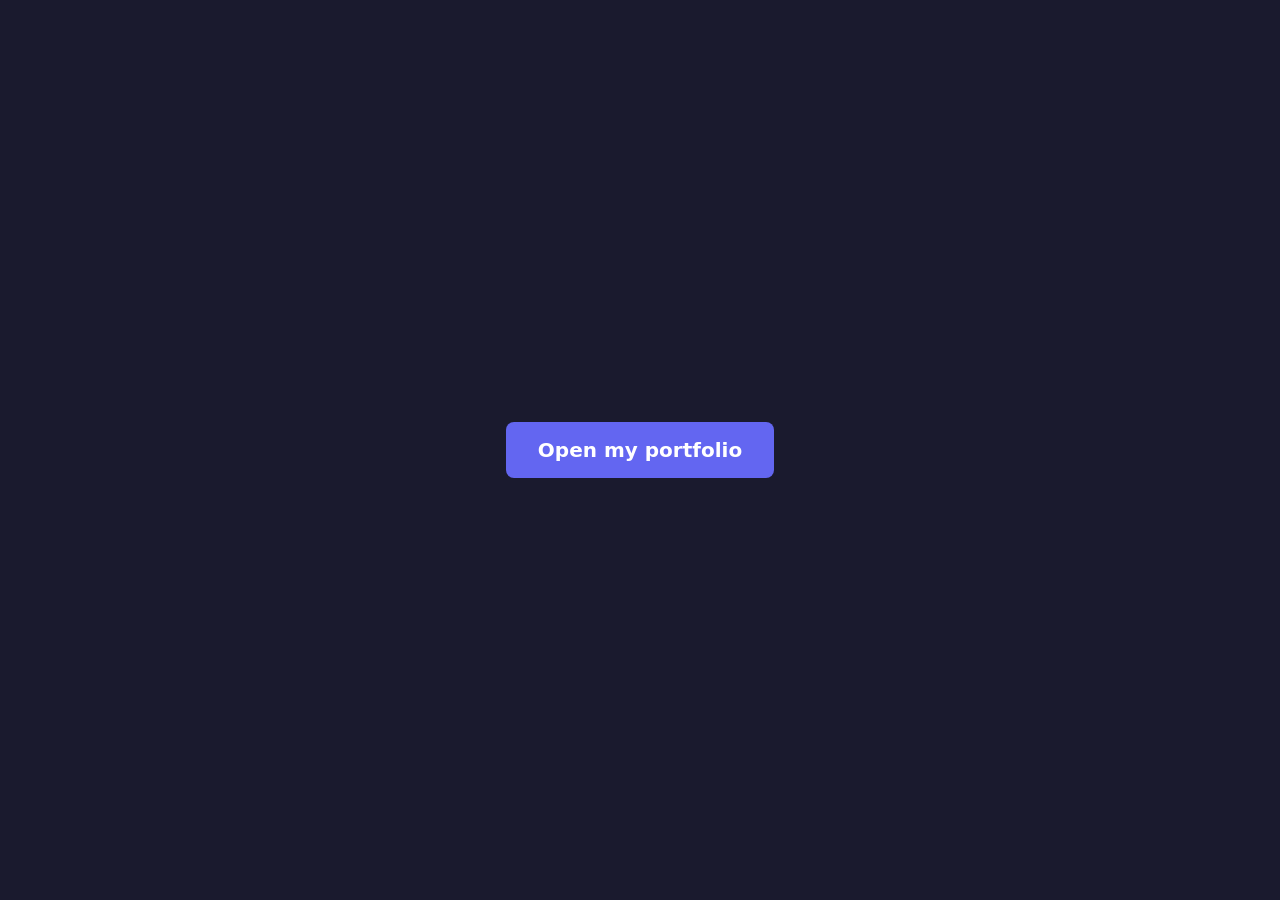
<file: open-portfolio.html>
<!DOCTYPE html>
<html lang="en">
<head>
    <meta charset="UTF-8">
    <meta name="viewport" content="width=device-width, initial-scale=1.0">
    <title>Open Portfolio</title>
    <style>
        body { font-family: system-ui, sans-serif; display: flex; align-items: center; justify-content: center; min-height: 100vh; margin: 0; background: #1a1a2e; color: #eee; }
        a { display: inline-block; padding: 1rem 2rem; background: #6366f1; color: #fff; text-decoration: none; border-radius: 8px; font-weight: 600; font-size: 1.25rem; }
        a:hover { background: #4f46e5; }
    </style>
</head>
<body>
    <a href="http://localhost:8080">Open my portfolio</a>
</body>
</html>
</file>
<file: styles.css>
/* Reset and Base Styles */
* {
    margin: 0;
    padding: 0;
    box-sizing: border-box;
}

:root {
    /* Modern Vibrant Color Palette - Purple/Indigo/Pink Theme */
    --primary-color: #8b5cf6;
    --primary-dark: #7c3aed;
    --primary-light: #a78bfa;
    --secondary-color: #ec4899;
    --accent-color: #06b6d4;
    --tertiary-color: #f59e0b;
    
    /* Neutral Backgrounds */
    --bg-primary: #ffffff;
    --bg-secondary: #faf5ff;
    --bg-tertiary: #f3e8ff;
    --bg-card: #ffffff;
    
    /* Text Colors */
    --text-primary: #1e1b4b;
    --text-secondary: #5b21b6;
    --text-muted: #8b5cf6;
    
    /* Borders */
    --border-color: #e9d5ff;
    --border-light: #f3e8ff;
    
    /* Vibrant Gradients */
    --gradient-1: linear-gradient(135deg, #8b5cf6 0%, #ec4899 100%);
    --gradient-2: linear-gradient(135deg, #06b6d4 0%, #8b5cf6 100%);
    --gradient-3: linear-gradient(135deg, #ec4899 0%, #f59e0b 100%);
    --gradient-hero: linear-gradient(135deg, #faf5ff 0%, #ffffff 50%, #f3e8ff 100%);
    --gradient-animated: linear-gradient(-45deg, #8b5cf6, #ec4899, #06b6d4, #8b5cf6);
    
    /* Enhanced Shadows with Color */
    --shadow-sm: 0 1px 2px 0 rgba(139, 92, 246, 0.1);
    --shadow-md: 0 4px 6px -1px rgba(139, 92, 246, 0.15), 0 2px 4px -1px rgba(139, 92, 246, 0.1);
    --shadow-lg: 0 10px 15px -3px rgba(139, 92, 246, 0.2), 0 4px 6px -2px rgba(139, 92, 246, 0.1);
    --shadow-xl: 0 20px 25px -5px rgba(139, 92, 246, 0.25), 0 10px 10px -5px rgba(139, 92, 246, 0.15);
}

body {
    font-family: 'Inter', -apple-system, BlinkMacSystemFont, 'Segoe UI', sans-serif;
    line-height: 1.7;
    color: var(--text-primary);
    background-color: var(--bg-primary);
    scroll-behavior: smooth;
    position: relative;
    overflow-x: hidden;
    -webkit-font-smoothing: antialiased;
    -moz-osx-font-smoothing: grayscale;
}

/* Scroll reveal – applied to every section, all devices (phone, tablet, laptop) */
.scroll-reveal {
    opacity: 0;
    transform: translateY(28px) scale(0.98);
    transition: opacity 0.65s cubic-bezier(0.22, 1, 0.36, 1), transform 0.65s cubic-bezier(0.22, 1, 0.36, 1);
    will-change: transform, opacity;
}

.scroll-reveal.is-visible {
    opacity: 1;
    transform: translateY(0) scale(1);
    will-change: auto;
}

.scroll-reveal--left {
    transform: translateX(-24px) translateY(0) scale(0.98);
}
.scroll-reveal--left.is-visible {
    transform: translateX(0) translateY(0) scale(1);
}

.scroll-reveal--right {
    transform: translateX(24px) translateY(0) scale(0.98);
}
.scroll-reveal--right.is-visible {
    transform: translateX(0) translateY(0) scale(1);
}

@media (prefers-reduced-motion: reduce) {
    .scroll-reveal,
    .scroll-reveal--left,
    .scroll-reveal--right {
        opacity: 1;
        transform: none;
        transition: none;
        will-change: auto;
    }
    .scroll-reveal.is-visible { transform: none; }
}

/* Scroll reveal: tuned per breakpoint so motion works on all devices */
@media (max-width: 1024px) {
    .scroll-reveal {
        transform: translateY(22px) scale(0.99);
        transition-duration: 0.55s;
    }
    .scroll-reveal.is-visible {
        transform: translateY(0) scale(1);
    }
}
@media (max-width: 768px) {
    .scroll-reveal {
        transform: translateY(18px) scale(0.99);
        transition-duration: 0.5s;
    }
    .scroll-reveal.is-visible {
        transform: translateY(0) scale(1);
    }
}
@media (max-width: 480px) {
    .scroll-reveal {
        transform: translateY(14px) scale(0.99);
        transition-duration: 0.45s;
    }
    .scroll-reveal.is-visible {
        transform: translateY(0) scale(1);
    }
}

@keyframes backgroundShift {
    0% {
        opacity: 0.5;
        transform: scale(1);
    }
    100% {
        opacity: 1;
        transform: scale(1.1);
    }
}

@keyframes gradientShift {
    0% {
        background-position: 0% 50%;
    }
    50% {
        background-position: 100% 50%;
    }
    100% {
        background-position: 0% 50%;
    }
}

@keyframes particleMove {
    0%, 100% {
        transform: translate(0, 0);
        opacity: 0.6;
    }
    25% {
        transform: translate(20px, -30px);
        opacity: 0.8;
    }
    50% {
        transform: translate(-20px, 30px);
        opacity: 0.7;
    }
    75% {
        transform: translate(30px, 20px);
        opacity: 0.75;
    }
}

@keyframes meshMove {
    0% {
        transform: translate(0, 0) rotate(0deg);
    }
    33% {
        transform: translate(30px, -30px) rotate(120deg);
    }
    66% {
        transform: translate(-20px, 30px) rotate(240deg);
    }
    100% {
        transform: translate(0, 0) rotate(360deg);
    }
}

.container {
    max-width: 1200px;
    margin: 0 auto;
    padding: 0 2.5rem;
}

/* Navigation */
.navbar {
    position: fixed;
    top: 0;
    left: 0;
    right: 0;
    background: rgba(255, 255, 255, 0.95);
    backdrop-filter: blur(12px);
    border-bottom: 1px solid var(--border-color);
    box-shadow: var(--shadow-sm);
    z-index: 1000;
    transition: all 0.3s ease;
}

.nav-container {
    max-width: 1400px;
    margin: 0 auto;
    padding: 1.25rem 3rem;
    display: flex;
    justify-content: space-between;
    align-items: center;
    gap: 1rem;
}

.nav-logo {
    font-size: 1.5rem;
    font-weight: 700;
    color: var(--primary-color);
    letter-spacing: -0.5px;
}

.nav-menu {
    display: flex;
    list-style: none;
    gap: 2rem;
}

.theme-toggle {
    background: rgba(255, 255, 255, 0.7);
    border: 1px solid var(--border-color);
    color: var(--text-primary);
    padding: 0.55rem 0.9rem;
    border-radius: 999px;
    font-weight: 600;
    font-size: 0.9rem;
    cursor: pointer;
    transition: background 0.3s ease, transform 0.2s ease, box-shadow 0.3s ease, border-color 0.3s ease;
    white-space: nowrap;
}

.theme-toggle:hover {
    transform: translateY(-1px);
    border-color: var(--primary-color);
    box-shadow: var(--shadow-sm);
}

.theme-toggle:active {
    transform: translateY(0);
}

.theme-toggle span {
    background: var(--gradient-1);
    -webkit-background-clip: text;
    -webkit-text-fill-color: transparent;
    background-clip: text;
}

.nav-link {
    text-decoration: none;
    color: var(--text-secondary);
    font-weight: 500;
    transition: color 0.3s ease;
    position: relative;
    font-size: 0.95rem;
}

.nav-link:hover {
    color: var(--primary-color);
}

.nav-link::after {
    content: '';
    position: absolute;
    bottom: -5px;
    left: 0;
    width: 0;
    height: 2px;
    background: var(--primary-color);
    transition: width 0.3s ease;
}

.nav-link:hover::after {
    width: 100%;
}

.hamburger {
    display: none;
    flex-direction: column;
    cursor: pointer;
    gap: 4px;
}

.hamburger span {
    width: 25px;
    height: 3px;
    background: var(--text-primary);
    border-radius: 2px;
    transition: all 0.3s ease;
}

/* Hero Section */
.hero {
    min-height: 100vh;
    display: flex;
    align-items: center;
    justify-content: center;
    padding: 10rem 2rem 6rem;
    background: var(--gradient-hero);
    position: relative;
    overflow: hidden;
}

/* Subtle static gradient background */
.hero::before {
    content: '';
    position: absolute;
    top: -50%;
    left: -50%;
    width: 200%;
    height: 200%;
    background: radial-gradient(circle at 30% 40%, rgba(139, 92, 246, 0.08) 0%, transparent 50%),
                radial-gradient(circle at 70% 60%, rgba(236, 72, 153, 0.06) 0%, transparent 50%);
    opacity: 0.6;
    pointer-events: none;
    z-index: 0;
}

/* Animated mesh gradient overlay */
.hero::after {
    content: '';
    position: absolute;
    top: 0;
    left: 0;
    width: 100%;
    height: 100%;
    background-image: 
        radial-gradient(circle at 20% 30%, rgba(139, 92, 246, 0.15) 0%, transparent 50%),
        radial-gradient(circle at 80% 70%, rgba(236, 72, 153, 0.12) 0%, transparent 50%),
        radial-gradient(circle at 50% 50%, rgba(6, 182, 212, 0.1) 0%, transparent 60%),
        radial-gradient(circle at 10% 80%, rgba(139, 92, 246, 0.08) 0%, transparent 40%),
        radial-gradient(circle at 90% 20%, rgba(236, 72, 153, 0.1) 0%, transparent 45%);
    background-size: 120% 120%, 100% 100%, 110% 110%, 130% 130%, 115% 115%;
    /* Keep this STATIC to avoid perceived "color changing" */
    animation: none;
    pointer-events: none;
    z-index: 0;
}

/* Optional: respect system reduced motion preference */
@media (prefers-reduced-motion: reduce) {
    .floating-shape {
        animation: none !important;
    }
    .about::before,
    .projects::after {
        animation: none !important;
    }
}


/* Animated Background Shapes */
.hero-background-animation {
    position: absolute;
    top: 0;
    left: 0;
    width: 100%;
    height: 100%;
    pointer-events: none;
    z-index: 0;
    overflow: hidden;
}

.floating-shape {
    position: absolute;
    border-radius: 50%;
    animation: float 15s ease-in-out infinite;
}

.shape-1 {
    width: 400px;
    height: 400px;
    background: var(--gradient-1);
    top: 10%;
    left: 5%;
    animation-duration: 25s;
    animation-delay: 0s;
    filter: blur(60px);
    opacity: 0.4;
}

.shape-2 {
    width: 350px;
    height: 350px;
    background: var(--gradient-2);
    top: 60%;
    right: 10%;
    animation-duration: 30s;
    animation-delay: 2s;
    filter: blur(70px);
    opacity: 0.35;
}

.shape-3 {
    width: 300px;
    height: 300px;
    background: var(--gradient-3);
    bottom: 20%;
    left: 15%;
    animation-duration: 22s;
    animation-delay: 4s;
    filter: blur(65px);
    opacity: 0.3;
}

.shape-4 {
    width: 380px;
    height: 380px;
    background: linear-gradient(135deg, #8b5cf6 0%, #06b6d4 100%);
    top: 30%;
    right: 20%;
    animation-duration: 28s;
    animation-delay: 1s;
    filter: blur(75px);
    opacity: 0.35;
}

.shape-5 {
    width: 320px;
    height: 320px;
    background: var(--gradient-1);
    bottom: 40%;
    right: 5%;
    animation-duration: 20s;
    animation-delay: 3s;
    filter: blur(68px);
    opacity: 0.4;
}

.shape-6 {
    width: 280px;
    height: 280px;
    background: linear-gradient(135deg, #ec4899 0%, #8b5cf6 100%);
    top: 70%;
    left: 8%;
    animation-duration: 24s;
    animation-delay: 5s;
    filter: blur(62px);
    opacity: 0.3;
}

@keyframes float {
    0%, 100% {
        transform: translate(0, 0) scale(1) rotate(0deg);
        opacity: 0.3;
    }
    25% {
        transform: translate(40px, -60px) scale(1.15) rotate(90deg);
        opacity: 0.45;
    }
    50% {
        transform: translate(-30px, 50px) scale(0.85) rotate(180deg);
        opacity: 0.35;
    }
    75% {
        transform: translate(60px, 30px) scale(1.1) rotate(270deg);
        opacity: 0.4;
    }
}

/* Minimalist Geometric Shapes */
.minimalist-shape {
    position: absolute;
    pointer-events: none;
    opacity: 0.15;
    transition: all 0.3s ease;
    will-change: transform, opacity;
}

/* Enable pointer events only for hover effect on larger screens */
@media (min-width: 769px) {
    .minimalist-shape {
        pointer-events: auto;
    }
    
    .minimalist-shape:hover {
        opacity: 0.3;
        transform: scale(1.2);
    }
}

.circle-shape {
    border-radius: 50%;
    border: 2px solid;
}

.circle-1 {
    width: 40px;
    height: 40px;
    top: 20%;
    left: 15%;
    border-color: var(--primary-color);
    animation: floatMinimal 18s ease-in-out infinite;
}

.circle-2 {
    width: 25px;
    height: 25px;
    top: 70%;
    right: 20%;
    border-color: var(--secondary-color);
    animation: floatMinimal 22s ease-in-out infinite reverse;
}

.circle-3 {
    width: 30px;
    height: 30px;
    bottom: 25%;
    left: 25%;
    border-color: var(--accent-color);
    animation: floatMinimal 16s ease-in-out infinite;
}

.triangle-shape {
    width: 0;
    height: 0;
    border-left: 15px solid transparent;
    border-right: 15px solid transparent;
    border-bottom: 25px solid;
}

.triangle-1 {
    top: 35%;
    right: 15%;
    border-bottom-color: var(--primary-color);
    animation: floatMinimal 20s ease-in-out infinite;
    transform-origin: center;
}

.triangle-2 {
    bottom: 35%;
    left: 18%;
    border-bottom-color: var(--secondary-color);
    animation: floatMinimal 24s ease-in-out infinite reverse;
    transform-origin: center;
}

.square-shape {
    border: 2px solid;
    transform: rotate(45deg);
}

.square-1 {
    width: 20px;
    height: 20px;
    top: 55%;
    right: 30%;
    border-color: var(--accent-color);
    animation: floatMinimal 19s ease-in-out infinite;
}

.square-2 {
    width: 15px;
    height: 15px;
    bottom: 40%;
    right: 12%;
    border-color: var(--primary-color);
    animation: floatMinimal 21s ease-in-out infinite reverse;
}

@keyframes floatMinimal {
    0%, 100% {
        transform: translate(0, 0) rotate(0deg);
    }
    25% {
        transform: translate(25px, -35px) rotate(90deg);
    }
    50% {
        transform: translate(-20px, 30px) rotate(180deg);
    }
    75% {
        transform: translate(35px, 15px) rotate(270deg);
    }
}

/* Animated Particles */
.particle {
    position: absolute;
    width: 4px;
    height: 4px;
    background: var(--primary-color);
    border-radius: 50%;
    opacity: 0.3;
    pointer-events: none;
}

.particle-1 {
    top: 15%;
    left: 10%;
    animation: particleFloat 12s ease-in-out infinite;
    background: var(--primary-color);
}

.particle-2 {
    top: 45%;
    right: 12%;
    animation: particleFloat 15s ease-in-out infinite 1s;
    background: var(--secondary-color);
}

.particle-3 {
    bottom: 30%;
    left: 20%;
    animation: particleFloat 14s ease-in-out infinite 2s;
    background: var(--accent-color);
}

.particle-4 {
    top: 60%;
    right: 25%;
    animation: particleFloat 16s ease-in-out infinite 0.5s;
    background: var(--primary-color);
}

.particle-5 {
    top: 25%;
    right: 35%;
    animation: particleFloat 13s ease-in-out infinite 1.5s;
    background: var(--secondary-color);
}

.particle-6 {
    bottom: 20%;
    right: 15%;
    animation: particleFloat 17s ease-in-out infinite 2.5s;
    background: var(--accent-color);
}

.particle-7 {
    top: 80%;
    left: 30%;
    animation: particleFloat 14s ease-in-out infinite 1.2s;
    background: var(--primary-color);
}

.particle-8 {
    top: 30%;
    left: 35%;
    animation: particleFloat 15s ease-in-out infinite 0.8s;
    background: var(--secondary-color);
}

@keyframes particleFloat {
    0%, 100% {
        transform: translate(0, 0) scale(1);
        opacity: 0.3;
    }
    25% {
        transform: translate(20px, -30px) scale(1.2);
        opacity: 0.5;
    }
    50% {
        transform: translate(-15px, 25px) scale(0.8);
        opacity: 0.4;
    }
    75% {
        transform: translate(30px, 10px) scale(1.1);
        opacity: 0.45;
    }
}

/* Animated Lines */
.animated-line {
    position: absolute;
    pointer-events: none;
    width: 200px;
    height: 200px;
    opacity: 0.2;
}

.line-1 {
    top: 10%;
    left: 5%;
    animation: lineMove 25s ease-in-out infinite;
}

.line-2 {
    bottom: 15%;
    right: 8%;
    animation: lineMove 30s ease-in-out infinite reverse;
}

.line-3 {
    top: 50%;
    left: 50%;
    transform: translate(-50%, -50%);
    animation: lineMove 28s ease-in-out infinite;
        opacity: 0.15;
}

@keyframes lineMove {
    0%, 100% {
        transform: translate(0, 0) rotate(0deg);
        opacity: 0.15;
    }
    25% {
        transform: translate(30px, -40px) rotate(5deg);
        opacity: 0.25;
    }
    50% {
        transform: translate(-20px, 35px) rotate(-5deg);
        opacity: 0.2;
    }
    75% {
        transform: translate(40px, 20px) rotate(3deg);
        opacity: 0.22;
    }
}

/* Special transform for centered line */
.line-3 {
    transform-origin: center center;
}




@keyframes pulse {
    0%, 100% {
        transform: scale(1);
        opacity: 0.5;
    }
    50% {
        transform: scale(1.2);
        opacity: 0.8;
    }
}

.hero-container {
    max-width: 900px;
    text-align: center;
    margin: 0 auto;
    position: relative;
    z-index: 2;
}

.hero-content {
    position: relative;
    z-index: 2;
}

.hero-image {
    margin-bottom: 2rem;
    display: flex;
    justify-content: center;
    position: relative;
}

.image-container {
    position: relative;
    width: 240px;
    height: 240px;
    margin: 0 auto;
}

/* Animated particles behind profile image */
.image-container::after {
    content: '';
    position: absolute;
    top: 50%;
    left: 50%;
    transform: translate(-50%, -50%);
    width: 300px;
    height: 300px;
    border-radius: 50%;
    background: radial-gradient(circle, rgba(139, 92, 246, 0.15) 0%, transparent 70%);
    animation: pulseRing 4s ease-in-out infinite;
    z-index: 0;
    pointer-events: none;
}

/* Additional floating elements around profile */
.hero-image::before {
    content: '';
    position: absolute;
    top: 20%;
    left: 10%;
    width: 60px;
    height: 60px;
    background: var(--gradient-1);
    border-radius: 50%;
    opacity: 0.2;
    animation: floatAround 12s ease-in-out infinite;
    z-index: 1;
    filter: blur(15px);
    pointer-events: none;
}

.hero-image::after {
    content: '';
    position: absolute;
    bottom: 10%;
    right: 15%;
    width: 80px;
    height: 80px;
    background: var(--gradient-2);
    border-radius: 50%;
    opacity: 0.2;
    animation: floatAround 15s ease-in-out infinite reverse;
    z-index: 1;
    filter: blur(20px);
    pointer-events: none;
}

@keyframes floatAround {
    0%, 100% {
        transform: translate(0, 0) scale(1);
        opacity: 0.2;
    }
    25% {
        transform: translate(30px, -40px) scale(1.2);
        opacity: 0.3;
    }
    50% {
        transform: translate(-20px, -60px) scale(0.8);
        opacity: 0.25;
    }
    75% {
        transform: translate(40px, -20px) scale(1.1);
        opacity: 0.3;
    }
}

.image-container::before {
    content: '';
    position: absolute;
    top: 50%;
    left: 50%;
    transform: translate(-50%, -50%);
    width: 240px;
    height: 240px;
    border-radius: 50%;
    background: linear-gradient(135deg, rgba(139, 92, 246, 0.2) 0%, rgba(236, 72, 153, 0.2) 100%);
    animation: pulseRing 3s ease-in-out infinite;
    z-index: 0;
}

@keyframes pulseRing {
    0%, 100% {
        transform: translate(-50%, -50%) scale(1);
        opacity: 0.8;
    }
    50% {
        transform: translate(-50%, -50%) scale(1.1);
        opacity: 0.4;
    }
}

.hero-image img {
    width: 220px;
    height: 220px;
    border-radius: 50%;
    object-fit: cover;
    border: 4px solid white;
    box-shadow: 0 20px 40px rgba(139, 92, 246, 0.3), 0 8px 16px rgba(236, 72, 153, 0.2);
    transition: all 0.4s cubic-bezier(0.175, 0.885, 0.32, 1.275);
    position: absolute;
    top: 50%;
    left: 50%;
    transform: translate(-50%, -50%);
    z-index: 10;
}

.hero-image img:hover {
    transform: translate(-50%, -50%) scale(1.08);
    box-shadow: 0 25px 50px rgba(139, 92, 246, 0.4), 0 12px 24px rgba(236, 72, 153, 0.3);
    border-color: var(--primary-color);
}

.image-placeholder {
    width: 220px;
    height: 220px;
    border-radius: 50%;
    background: var(--gradient-1);
    display: flex;
    align-items: center;
    justify-content: center;
    border: 4px solid white;
    box-shadow: 0 20px 40px rgba(139, 92, 246, 0.3), 0 8px 16px rgba(236, 72, 153, 0.2);
    position: absolute;
    top: 50%;
    left: 50%;
    transform: translate(-50%, -50%);
    z-index: 2;
}

.image-placeholder .initials {
    font-size: 4.5rem;
    font-weight: 700;
    color: white;
    letter-spacing: -2px;
}

.hero-name {
    font-size: 3.5rem;
    font-weight: 700;
    color: #1a1a1a;
    margin-bottom: 0.5rem;
    letter-spacing: -1px;
}

.hero-title {
    font-size: 1.5rem;
    color: #1a1a1a;
    margin-bottom: 1rem;
    font-weight: 600;
}

.hero-description {
    font-size: 1.25rem;
    color: var(--text-secondary);
    max-width: 700px;
    margin: 0 auto 3rem;
    line-height: 1.85;
    font-weight: 400;
    letter-spacing: 0.01em;
}

.hero-links {
    display: flex;
    gap: 1rem;
    justify-content: center;
    margin-bottom: 2rem;
}

.btn {
    padding: 0.75rem 2rem;
    border-radius: 8px;
    text-decoration: none;
    font-weight: 600;
    transition: all 0.3s ease;
    display: inline-block;
    border: none;
    cursor: pointer;
    font-size: 1rem;
}

.btn-primary {
    background: var(--gradient-1);
    color: white;
    border: 2px solid transparent;
    position: relative;
    overflow: hidden;
}

.btn-primary::before {
    content: '';
    position: absolute;
    top: 0;
    left: -100%;
    width: 100%;
    height: 100%;
    background: linear-gradient(90deg, transparent, rgba(255, 255, 255, 0.3), transparent);
    transition: left 0.5s;
}

.btn-primary:hover::before {
    left: 100%;
}

.btn-primary:hover {
    transform: translateY(-2px);
    box-shadow: var(--shadow-xl);
}

.btn-secondary {
    background: transparent;
    color: var(--primary-color);
    border: 2px solid var(--primary-color);
    position: relative;
    overflow: hidden;
}

.btn-secondary::before {
    content: '';
    position: absolute;
    top: 0;
    left: 0;
    width: 0;
    height: 100%;
    background: var(--gradient-1);
    transition: width 0.3s ease;
    z-index: -1;
}

.btn-secondary:hover {
    color: white;
    transform: translateY(-2px);
    box-shadow: var(--shadow-lg);
}

.btn-secondary:hover::before {
    width: 100%;
}

.social-links {
    display: flex;
    gap: 1rem;
    justify-content: center;
}

.social-icon {
    width: 40px;
    height: 40px;
    display: flex;
    align-items: center;
    justify-content: center;
    border-radius: 50%;
    background: var(--bg-tertiary);
    border: 1px solid var(--border-color);
    color: var(--text-secondary);
    text-decoration: none;
    transition: all 0.3s ease;
}

.social-icon:hover {
    transform: translateY(-3px);
    box-shadow: var(--shadow-md);
}

/* Hero social icons – original brand colors */
.social-icon--linkedin {
    color: #0A66C2;
    border-color: rgba(10, 102, 194, 0.35);
}
.social-icon--linkedin:hover {
    background: #0A66C2;
    color: white;
    border-color: #0A66C2;
}

.social-icon--github {
    color: #181717;
    border-color: rgba(24, 23, 23, 0.35);
}
.social-icon--github:hover {
    background: #181717;
    color: white;
    border-color: #181717;
}

.social-icon--email {
    color: #EA4335;
    border-color: rgba(234, 67, 53, 0.35);
}
.social-icon--email:hover {
    background: #EA4335;
    color: white;
    border-color: #EA4335;
}

.social-icon--phone {
    color: #34A853;
    border-color: rgba(52, 168, 83, 0.35);
}
.social-icon--phone:hover {
    background: #34A853;
    color: white;
    border-color: #34A853;
}

/* Section Styles */
section {
    padding: 5rem 0;
}

.section-title {
    font-size: 3rem;
    font-weight: 700;
    color: var(--text-primary);
    margin-bottom: 2.5rem;
    text-align: center;
    letter-spacing: -1px;
    position: relative;
    display: inline-block;
    width: 100%;
}

.section-title::after {
    content: '';
    position: absolute;
    bottom: -15px;
    left: 50%;
    transform: translateX(-50%);
    width: 80px;
    height: 4px;
    background: var(--gradient-1);
    border-radius: 2px;
}

/* About Section */
.about {
    background: var(--bg-secondary);
    position: relative;
    overflow: hidden;
}

.about::before {
    content: '';
    position: absolute;
    top: -50%;
    right: -10%;
    width: 500px;
    height: 500px;
    background: radial-gradient(circle, rgba(139, 92, 246, 0.08) 0%, transparent 70%);
    border-radius: 50%;
    animation: float 20s ease-in-out infinite;
    pointer-events: none;
}

.about-content {
    max-width: 1100px;
    margin: 0 auto;
}

.about-stats {
    display: grid;
    grid-template-columns: repeat(auto-fit, minmax(200px, 1fr));
    gap: 2rem;
    margin-bottom: 3rem;
}

.stat-item {
    text-align: center;
    padding: 2.5rem;
    background: var(--bg-card);
    border-radius: 16px;
    border: 1px solid var(--border-color);
    position: relative;
    transition: all 0.4s cubic-bezier(0.175, 0.885, 0.32, 1.275);
    box-shadow: var(--shadow-sm);
}

.stat-item:hover {
    transform: translateY(-8px);
    box-shadow: var(--shadow-lg);
    border-color: var(--primary-color);
}

.stat-number {
    font-size: 3rem;
    font-weight: 700;
    color: var(--primary-color);
    margin-bottom: 0.5rem;
    line-height: 1;
}

.stat-label {
    font-size: 0.95rem;
    color: var(--text-secondary);
    font-weight: 600;
    text-transform: uppercase;
    letter-spacing: 0.5px;
}

.about-main {
    max-width: 1000px;
    margin: 0 auto;
}

    .about-text {
        font-size: 1.25rem;
        color: var(--text-secondary);
        line-height: 2;
        margin-bottom: 2.25rem;
        letter-spacing: 0.01em;
    }
    
    .about-text:last-child {
        margin-bottom: 0;
    }

.about-text strong {
    color: var(--text-primary);
    font-weight: 600;
}

/* Experience Section */
.experience {
    background: var(--bg-primary);
}

.timeline {
    max-width: 1100px;
    margin: 0 auto;
    position: relative;
    padding-left: 2rem;
}

.timeline::before {
    content: '';
    position: absolute;
    left: 0;
    top: 0;
    bottom: 0;
    width: 2px;
    background: var(--border-color);
}

.timeline-item {
    position: relative;
    margin-bottom: 3rem;
    padding-left: 3rem;
}

.timeline-marker {
    position: absolute;
    left: -1.375rem;
    top: 0.5rem;
    width: 12px;
    height: 12px;
    border-radius: 50%;
    background: var(--primary-color);
    border: 3px solid var(--bg-primary);
    box-shadow: var(--shadow-sm);
}

.timeline-content {
    background: var(--bg-card);
    padding: 2.5rem;
    border-radius: 16px;
    border: 1px solid var(--border-color);
    box-shadow: var(--shadow-sm);
    transition: all 0.4s cubic-bezier(0.175, 0.885, 0.32, 1.275);
    position: relative;
    overflow: hidden;
}

/* Experience cards: minimalist brand tint only (no background logo) */
.timeline-content--balanx {
    background-color: rgba(0, 150, 136, 0.08);
}

.timeline-content--falcon {
    background-color: rgba(33, 99, 180, 0.08);
}

.timeline-content--tessco {
    background-color: rgba(88, 56, 163, 0.10);
}

.timeline-content:hover {
    transform: translateY(-5px);
    box-shadow: var(--shadow-lg);
    border-color: var(--primary-color);
}

.timeline-header {
    margin-bottom: 1rem;
}

.timeline-header h3 {
    font-size: 1.625rem;
    font-weight: 600;
    color: var(--text-primary);
    margin-bottom: 0.75rem;
    line-height: 1.4;
}

.company-with-logo {
    display: inline-flex;
    align-items: center;
    gap: 0.5rem;
    margin-right: 1rem;
}

.company-logo {
    height: 28px;
    width: auto;
    max-width: 100px;
    object-fit: contain;
    display: block;
}

.company {
    display: inline-block;
    color: var(--primary-color);
    font-weight: 600;
}

.date {
    color: var(--text-secondary);
    font-size: 0.9rem;
}

.timeline-description {
    list-style: none;
    padding: 0;
}

.timeline-description li {
    color: var(--text-secondary);
    margin-bottom: 1rem;
    padding-left: 1.75rem;
    position: relative;
    line-height: 1.8;
    font-size: 1.05rem;
}

.timeline-description li::before {
    content: '→';
    position: absolute;
    left: 0;
    color: var(--primary-color);
    font-weight: 600;
}

/* Projects Section */
.projects {
    background: var(--bg-secondary);
    position: relative;
    overflow: hidden;
}

.projects::after {
    content: '';
    position: absolute;
    bottom: -30%;
    left: -5%;
    width: 600px;
    height: 600px;
    background: radial-gradient(circle, rgba(236, 72, 153, 0.06) 0%, transparent 70%);
    border-radius: 50%;
    animation: float 25s ease-in-out infinite;
    animation-delay: 2s;
    pointer-events: none;
}

.projects-grid {
    display: grid;
    grid-template-columns: 1fr;
    gap: 2rem;
    max-width: 1200px;
    margin: 0 auto;
}

.project-card {
    background: var(--bg-card);
    padding: 2.5rem 3rem;
    border-radius: 16px;
    transition: all 0.4s cubic-bezier(0.175, 0.885, 0.32, 1.275);
    border: 1px solid var(--border-color);
    position: relative;
    box-shadow: var(--shadow-sm);
}

.project-card:hover {
    transform: translateY(-8px);
    box-shadow: var(--shadow-xl);
    border-color: var(--primary-color);
}

.project-icon {
    font-size: 3rem;
    margin-bottom: 1rem;
}

.project-card h3 {
    font-size: 1.625rem;
    font-weight: 600;
    color: var(--text-primary);
    margin-bottom: 0.75rem;
    line-height: 1.4;
}

.project-tech {
    color: var(--primary-color);
    font-weight: 600;
    margin-bottom: 1rem;
    font-size: 0.9rem;
    font-family: -apple-system, BlinkMacSystemFont, 'Segoe UI', sans-serif;
}

.project-description {
    color: var(--text-secondary);
    margin-bottom: 1.25rem;
    line-height: 1.8;
    font-size: 1.05rem;
}

.project-features {
    list-style: none;
    padding: 0;
}

.project-features li {
    color: var(--text-secondary);
    margin-bottom: 1rem;
    padding-left: 1.75rem;
    position: relative;
    line-height: 1.75;
    font-size: 1rem;
}

.project-features li::before {
    content: '•';
    position: absolute;
    left: 0;
    color: var(--primary-color);
    font-weight: 700;
    font-size: 1.25rem;
}

.project-features li:last-child {
    margin-bottom: 0;
}

/* Skills Section */
.skills {
    background: var(--bg-primary);
}

.skills-grid {
    display: grid;
    grid-template-columns: repeat(auto-fit, minmax(320px, 1fr));
    gap: 2rem;
    max-width: 1400px;
    margin: 0 auto;
    width: 100%;
}

.skill-category {
    background: var(--bg-card);
    padding: 2rem;
    border-radius: 16px;
    border: 1px solid var(--border-color);
    box-shadow: var(--shadow-sm);
    transition: all 0.4s cubic-bezier(0.175, 0.885, 0.32, 1.275);
    width: 100%;
    box-sizing: border-box;
    position: relative;
    overflow: hidden;
}

.skill-category::before {
    content: '';
    position: absolute;
    top: -60px;
    right: -60px;
    width: 180px;
    height: 180px;
    background: radial-gradient(circle, rgba(139, 92, 246, 0.14) 0%, transparent 70%);
    filter: blur(2px);
    opacity: 0.9;
    pointer-events: none;
    transform: translateZ(0);
}

.skill-category::after {
    content: '';
    position: absolute;
    inset: 0;
    border-radius: 16px;
    background: linear-gradient(135deg, rgba(139, 92, 246, 0.10), rgba(236, 72, 153, 0.08), rgba(6, 182, 212, 0.06));
    opacity: 0;
    transition: opacity 0.35s ease;
    pointer-events: none;
}

.skill-category:hover {
    transform: translateY(-5px);
    box-shadow: var(--shadow-lg);
    border-color: var(--primary-color);
}

.skill-category:hover::after {
    opacity: 1;
}

.skill-category h3 {
    font-size: 1.25rem;
    font-weight: 600;
    color: var(--text-primary);
    margin-bottom: 1.25rem;
    padding-bottom: 0.75rem;
    border-bottom: 2px solid rgba(148, 163, 184, 0.25);
    position: relative;
    z-index: 1;
    letter-spacing: -0.2px;
}

.skill-category h3::after {
    content: '';
    position: absolute;
    left: 0;
    bottom: -2px;
    height: 2px;
    width: 64px;
    background: var(--gradient-1);
    border-radius: 999px;
}

.skill-group-label {
    font-size: 0.9rem;
    font-weight: 600;
    color: var(--text-muted);
    margin-top: 1.5rem;
    margin-bottom: 0.75rem;
}

.skill-tags {
    display: flex;
    flex-wrap: wrap;
    gap: 0.625rem;
    width: 100%;
    position: relative;
    z-index: 1;
}

.skill-tag {
    background: rgba(241, 245, 249, 0.75);
    color: var(--text-primary);
    padding: 0.5rem 0.875rem;
    border-radius: 999px;
    font-size: 0.875rem;
    font-weight: 500;
    transition: all 0.3s ease;
    border: 1px solid var(--border-color);
    white-space: nowrap;
    max-width: 100%;
    overflow: hidden;
    text-overflow: ellipsis;
    box-shadow: 0 1px 0 rgba(15, 23, 42, 0.04);
}

.skill-tag:hover {
    background: var(--gradient-1);
    color: white;
    border-color: transparent;
    transform: translateY(-2px);
    box-shadow: var(--shadow-sm);
}

/* Education Section */
.education {
    background: var(--bg-secondary);
}

.education-grid {
    display: grid;
    grid-template-columns: repeat(auto-fit, minmax(300px, 1fr));
    gap: 2rem;
    max-width: 900px;
    margin: 0 auto 4rem;
}

.education-card {
    background: var(--bg-card);
    padding: 2.5rem;
    border-radius: 12px;
    text-align: center;
    border: 1px solid var(--border-color);
    box-shadow: var(--shadow-sm);
    transition: all 0.3s ease;
    position: relative;
    overflow: hidden;
}

.education-card--northeastern {
    background-color: rgba(200, 16, 46, 0.10);
    background-image: url("images/northeastern-seal.png");
    background-repeat: no-repeat;
    background-position: center;
    background-size: contain;
    background-origin: content-box;
}

.education-card--northeastern::before {
    content: '';
    position: absolute;
    inset: 0;
    background: linear-gradient(to bottom, rgba(255, 248, 248, 0.80) 0%, rgba(255, 250, 250, 0.86) 45%, rgba(255, 252, 252, 0.90) 100%);
    border-radius: 12px;
    pointer-events: none;
    z-index: 0;
}

.education-card--osmania {
    background-color: rgba(255, 213, 79, 0.09);
    background-image: url("images/osmania-university-logo.png"), linear-gradient(to bottom, #fffbf0 0%, #fffaf0 100%);
    background-repeat: no-repeat, repeat;
    background-position: center, 0 0;
    background-size: contain, auto;
    background-origin: content-box, padding-box;
}

.education-card--osmania::before {
    content: '';
    position: absolute;
    inset: 0;
    background: linear-gradient(to bottom, rgba(255, 253, 240, 0.72) 0%, rgba(255, 254, 245, 0.78) 45%, rgba(255, 254, 248, 0.84) 100%);
    border-radius: 12px;
    pointer-events: none;
    z-index: 0;
}

.education-card--northeastern h3,
.education-card--northeastern .education-school,
.education-card--northeastern .education-date,
.education-card--osmania h3,
.education-card--osmania .education-school,
.education-card--osmania .education-date {
    position: relative;
    z-index: 1;
}

.education-card:hover {
    transform: translateY(-5px);
    box-shadow: var(--shadow-md);
    border-color: var(--primary-color);
}

.education-card h3 {
    font-size: 1.5rem;
    font-weight: 600;
    color: var(--text-primary);
    margin-bottom: 0.75rem;
}

.education-school {
    color: var(--primary-color);
    font-weight: 600;
    font-size: 1.125rem;
    margin-bottom: 0.5rem;
}

.education-date {
    color: var(--text-secondary);
    font-size: 0.95rem;
}

.leadership-section {
    margin-top: 4rem;
}

.subsection-title {
    font-size: 2rem;
    font-weight: 600;
    color: var(--text-primary);
    margin-bottom: 2rem;
    text-align: center;
}

.leadership-grid {
    display: grid;
    grid-template-columns: repeat(auto-fit, minmax(320px, 1fr));
    gap: 2.5rem;
    max-width: 1400px;
    margin: 0 auto;
}

.leadership-card {
    background: var(--bg-card);
    padding: 2rem;
    border-radius: 12px;
    border: 1px solid var(--border-color);
    box-shadow: var(--shadow-sm);
    transition: all 0.3s ease;
}

.leadership-card:hover {
    transform: translateY(-3px);
    box-shadow: var(--shadow-md);
    border-color: var(--primary-color);
}

.leadership-card h4 {
    font-size: 1.25rem;
    font-weight: 600;
    color: var(--text-primary);
    margin-bottom: 0.5rem;
}

.leadership-org {
    color: var(--primary-color);
    font-weight: 600;
    margin-bottom: 0.75rem;
    font-size: 0.95rem;
}

.leadership-card p {
    color: var(--text-secondary);
    line-height: 1.7;
}

.leadership-description {
    list-style: none;
    padding: 0;
    margin: 1rem 0 0 0;
}

.leadership-description li {
    color: var(--text-secondary);
    margin-bottom: 0.75rem;
    padding-left: 1.5rem;
    position: relative;
    line-height: 1.7;
    font-size: 1rem;
}

.leadership-description li::before {
    content: '•';
    position: absolute;
    left: 0;
    color: var(--primary-color);
    font-weight: 700;
    font-size: 1.2rem;
}

.leadership-description li:last-child {
    margin-bottom: 0;
}

/* Contact Section */
.contact {
    background: var(--bg-primary);
}

.contact-description {
    text-align: center;
    color: var(--text-secondary);
    font-size: 1.125rem;
    margin-bottom: 3rem;
    max-width: 600px;
    margin-left: auto;
    margin-right: auto;
}

.contact-info {
    display: flex;
    flex-direction: column;
    gap: 1.5rem;
    max-width: 600px;
    margin: 0 auto;
}

.contact-item {
    display: flex;
    align-items: center;
    gap: 1rem;
    padding: 1.5rem;
    background: var(--bg-card);
    border-radius: 12px;
    border: 1px solid var(--border-color);
    text-decoration: none;
    color: var(--text-primary);
    box-shadow: var(--shadow-sm);
    transition: all 0.3s ease;
}

/* Minimalist brand-color backgrounds for contact boxes */
.contact-item--linkedin {
    background-color: rgba(10, 102, 194, 0.08);
    border-color: rgba(10, 102, 194, 0.25);
}
.contact-item--github {
    background-color: rgba(22, 27, 34, 0.06);
    border-color: rgba(22, 27, 34, 0.2);
}
.contact-item--email {
    background-color: rgba(234, 67, 53, 0.07);
    border-color: rgba(234, 67, 53, 0.22);
}
.contact-item--phone {
    background-color: rgba(52, 168, 83, 0.08);
    border-color: rgba(52, 168, 83, 0.25);
}
.contact-item--location {
    background-color: rgba(95, 99, 104, 0.06);
    border-color: rgba(95, 99, 104, 0.2);
}

.contact-item--resume {
    background-color: #f0f4f8;
    border-color: rgba(30, 58, 95, 0.18);
    display: flex;
    align-items: center;
    gap: 1rem;
}

.contact-item--resume svg {
    color: #1a1a1a !important;
    flex-shrink: 0;
}

.contact-item-resume-label {
    flex: 1;
    font-size: 1.125rem;
    font-weight: 500;
}

.contact-item-resume-actions {
    display: flex;
    align-items: center;
    gap: 0.5rem;
}

.resume-action-link {
    display: inline-flex;
    align-items: center;
    justify-content: center;
    gap: 0.35rem;
    padding: 0.4rem 0.75rem;
    border-radius: 6px;
    font-size: 0.875rem;
    font-weight: 500;
    text-decoration: none;
    color: #1a1a1a;
    background: rgba(255, 255, 255, 0.85);
    border: 1px solid rgba(0, 0, 0, 0.12);
    transition: all 0.25s ease;
}

.resume-action-link--icon-only {
    padding: 0.5rem;
}

.resume-action-link:hover {
    border-color: rgba(0, 0, 0, 0.25);
    color: #1a1a1a;
    background: #fff;
}

.resume-action-link svg {
    flex-shrink: 0;
}

.contact-item--resume .contact-item-resume-label {
    color: #1a1a1a;
}

.contact-item--resume:hover {
    transform: none;
}

.contact-item:hover {
    transform: translateX(5px);
    box-shadow: var(--shadow-md);
    border-color: var(--primary-color);
}

.contact-item svg {
    color: var(--primary-color);
    flex-shrink: 0;
}

/* OG brand colors for contact icons */
.contact-item--linkedin svg {
    color: #0A66C2;
}
.contact-item--github svg {
    color: #181717;
}
.contact-item--email svg {
    color: #EA4335;
}
.contact-item--phone svg {
    color: #34A853;
}
.contact-item--location svg {
    color: #5F6368;
}

.contact-item span {
    font-size: 1.125rem;
    font-weight: 500;
}

/* Footer */
.footer {
    background: var(--text-primary);
    color: white;
    text-align: center;
    padding: 2rem 0;
}

.footer-content {
    display: flex;
    justify-content: space-between;
    align-items: center;
    flex-wrap: wrap;
    gap: 1rem;
}

.footer-links {
    display: flex;
    gap: 2rem;
}

.footer-links a {
    color: rgba(255, 255, 255, 0.8);
    text-decoration: none;
    transition: color 0.3s ease;
    font-weight: 500;
}

.footer-links a:hover {
    color: white;
    text-decoration: underline;
}


/* Responsive Design
   Laptop: 1025px and up (default)
   Tablet: 769px – 1024px
   Phone: 481px – 768px
   Small phone: ≤ 480px
*/

/* Tablet/iPad (769px – 1024px) */
@media (max-width: 1024px) and (min-width: 769px) {
    .container {
        padding: 0 2.5rem;
    }
    
    .nav-container {
        padding: 1rem 2.5rem;
    }
    
    .section-title {
        font-size: 2.75rem;
    }
    
    .about-text {
        font-size: 1.125rem;
    }
    
    .about-content {
        max-width: 100%;
    }
    
    .skills-grid {
        grid-template-columns: repeat(2, 1fr);
        gap: 2rem;
        width: 100%;
        padding: 0 1rem;
    }
    
    .skill-category {
        padding: 1.5rem;
    }

    .skill-tag {
        font-size: 0.85rem;
    }

    /* Contact: 2 columns, touch-friendly */
    .contact-info {
        display: grid;
        grid-template-columns: repeat(2, 1fr);
        max-width: 100%;
        gap: 1.25rem;
    }
    .contact-item {
        min-height: 48px;
        padding: 1.25rem;
    }
    .contact-description {
        font-size: 1.0625rem;
    }
}

/* Tablet/iPad Portrait & Mobile */
@media (max-width: 768px) {
    /* Reduce animated elements on mobile */
    .minimalist-shape,
    .particle,
    .animated-line {
        opacity: 0.1;
    }
    
    .triangle-shape,
    .square-shape {
        display: none;
    }
    .nav-menu {
        position: fixed;
        left: -100%;
        top: 70px;
        flex-direction: column;
        background: white;
        width: 100%;
        text-align: center;
        transition: 0.3s;
        box-shadow: var(--shadow-lg);
        padding: 2rem 0;
        gap: 0;
    }

    .nav-menu.active {
        left: 0;
    }

    .nav-menu li {
        padding: 0;
    }
    .nav-menu .nav-link {
        display: flex;
        align-items: center;
        justify-content: center;
        min-height: 48px;
        padding: 1rem 1.5rem;
    }

    .hamburger {
        display: flex;
    }

    .theme-toggle {
        display: none;
    }

    .hero-name {
        font-size: 2.5rem;
    }

    .hero-title {
        font-size: 1.25rem;
    }

    .hero-links {
        flex-direction: column;
        align-items: center;
    }

    .hero-links .btn {
        width: 100%;
        max-width: 300px;
    }
    
    .social-links {
        gap: 0.75rem;
        flex-wrap: wrap;
        justify-content: center;
    }
    
    .social-icon {
        width: 44px;
        height: 44px;
    }

    .section-title {
        font-size: 2rem;
    }

    .timeline {
        padding-left: 1rem;
        max-width: 100%;
    }

    .timeline-item {
        padding-left: 1.5rem;
        margin-bottom: 2rem;
    }

    .timeline-marker {
        left: -0.75rem;
        width: 10px;
        height: 10px;
    }

    .timeline-content {
        padding: 1.5rem 1.25rem;
    }

    .timeline-header h3 {
        font-size: 1.25rem;
        line-height: 1.4;
    }

    .timeline-description li {
        font-size: 0.9375rem;
        line-height: 1.65;
        margin-bottom: 0.75rem;
        padding-left: 1.5rem;
    }

    .timeline-description li:last-child {
        margin-bottom: 0;
    }

    .timeline-content:hover {
        transform: none;
    }

    body {
        padding-bottom: max(5rem, env(safe-area-inset-bottom));
    }

    .footer {
        padding-bottom: max(3rem, env(safe-area-inset-bottom));
    }

    .projects-grid,
    .skills-grid,
    .education-grid,
    .leadership-grid {
        grid-template-columns: 1fr;
        width: 100%;
        padding: 0 1rem;
    }
    
    .skill-category {
        padding: 1.5rem;
        width: 100%;
        box-sizing: border-box;
    }

    .skill-category::before {
        width: 140px;
        height: 140px;
        top: -50px;
        right: -50px;
        opacity: 0.75;
    }

    .skill-tag {
        white-space: normal; /* allow wrapping on smaller screens */
        line-height: 1.25;
        padding: 0.5rem 0.75rem;
    }

    .education-card--northeastern,
    .education-card--osmania {
        background-size: contain;
    }

    .company-logo {
        height: 24px;
        max-width: 80px;
    }

    .about-stats {
        grid-template-columns: repeat(2, 1fr);
        gap: 1.5rem;
    }

    .stat-number {
        font-size: 2.25rem;
    }

    .container {
        padding: 0 max(2rem, env(safe-area-inset-right)) 0 max(2rem, env(safe-area-inset-left));
    }
    
    .nav-container {
        padding: 1rem max(2rem, env(safe-area-inset-right)) 1rem max(2rem, env(safe-area-inset-left));
    }

    section {
        padding: 5rem 0;
    }
    
    .about-text {
        font-size: 1.125rem;
        line-height: 1.85;
    }
    
    .projects-grid {
        grid-template-columns: 1fr;
        gap: 2rem;
    }
    
    .skills-grid {
        grid-template-columns: 1fr;
        gap: 2rem;
    }
    
    .footer-content {
        flex-direction: column;
        text-align: center;
    }
    
    .footer-links {
        justify-content: center;
    }

    /* Contact: single column, touch-friendly tap targets (≥44px) */
    .contact-info {
        flex-direction: column;
        max-width: 100%;
        gap: 1rem;
    }
    .contact-item {
        min-height: 48px;
        padding: 1.25rem 1rem;
    }
    .contact-item span {
        font-size: 1rem;
    }
    .contact-description {
        font-size: 1rem;
    }
}

/* Small phone (≤480px) */
@media (max-width: 480px) {
    /* Hide most animated elements on very small screens */
    .minimalist-shape,
    .particle:nth-child(n+5),
    .animated-line {
        display: none;
    }
    
    .particle {
        opacity: 0.08;
    }
    .container {
        padding: 0 max(1.5rem, env(safe-area-inset-right)) 0 max(1.5rem, env(safe-area-inset-left));
    }
    
    .nav-container {
        padding: 1rem max(1.5rem, env(safe-area-inset-right)) 1rem max(1.5rem, env(safe-area-inset-left));
    }
    
    section {
        padding: 4rem 0;
    }
    
    .hero-name {
        font-size: 2rem;
    }

    .hero-image img,
    .image-container {
        width: 150px;
        height: 150px;
    }

    .image-placeholder {
        width: 150px;
        height: 150px;
    }

    .image-placeholder .initials {
        font-size: 3rem;
    }
    
    .social-links {
        gap: 0.625rem;
    }
    
    .social-icon {
        width: 42px;
        height: 42px;
    }
    
    .social-icon svg {
        width: 20px;
        height: 20px;
    }

    .education-card--northeastern,
    .education-card--osmania {
        background-size: contain;
    }

    .company-logo {
        height: 22px;
        max-width: 72px;
    }

    .stat-number {
        font-size: 2rem;
    }

    .about-stats {
        grid-template-columns: 1fr;
        gap: 1.5rem;
    }

    .section-title {
        font-size: 1.75rem;
    }
    
    .about-text {
        font-size: 1rem;
        line-height: 1.75;
    }

    .timeline-content {
        padding: 1.25rem 1rem;
    }

    .timeline-header h3 {
        font-size: 1.125rem;
    }

    .timeline-description li {
        font-size: 0.875rem;
    }
    
    .projects-grid,
    .skills-grid {
        grid-template-columns: 1fr;
    }

    /* Contact: compact but still touch-friendly */
    .contact-info {
        gap: 0.875rem;
    }
    .contact-item {
        min-height: 48px;
        padding: 1rem;
    }
    .contact-item span {
        font-size: 0.9375rem;
    }
    .contact-description {
        font-size: 0.9375rem;
    }
    .contact-item-resume-label {
        font-size: 1rem;
    }
}
</file>
